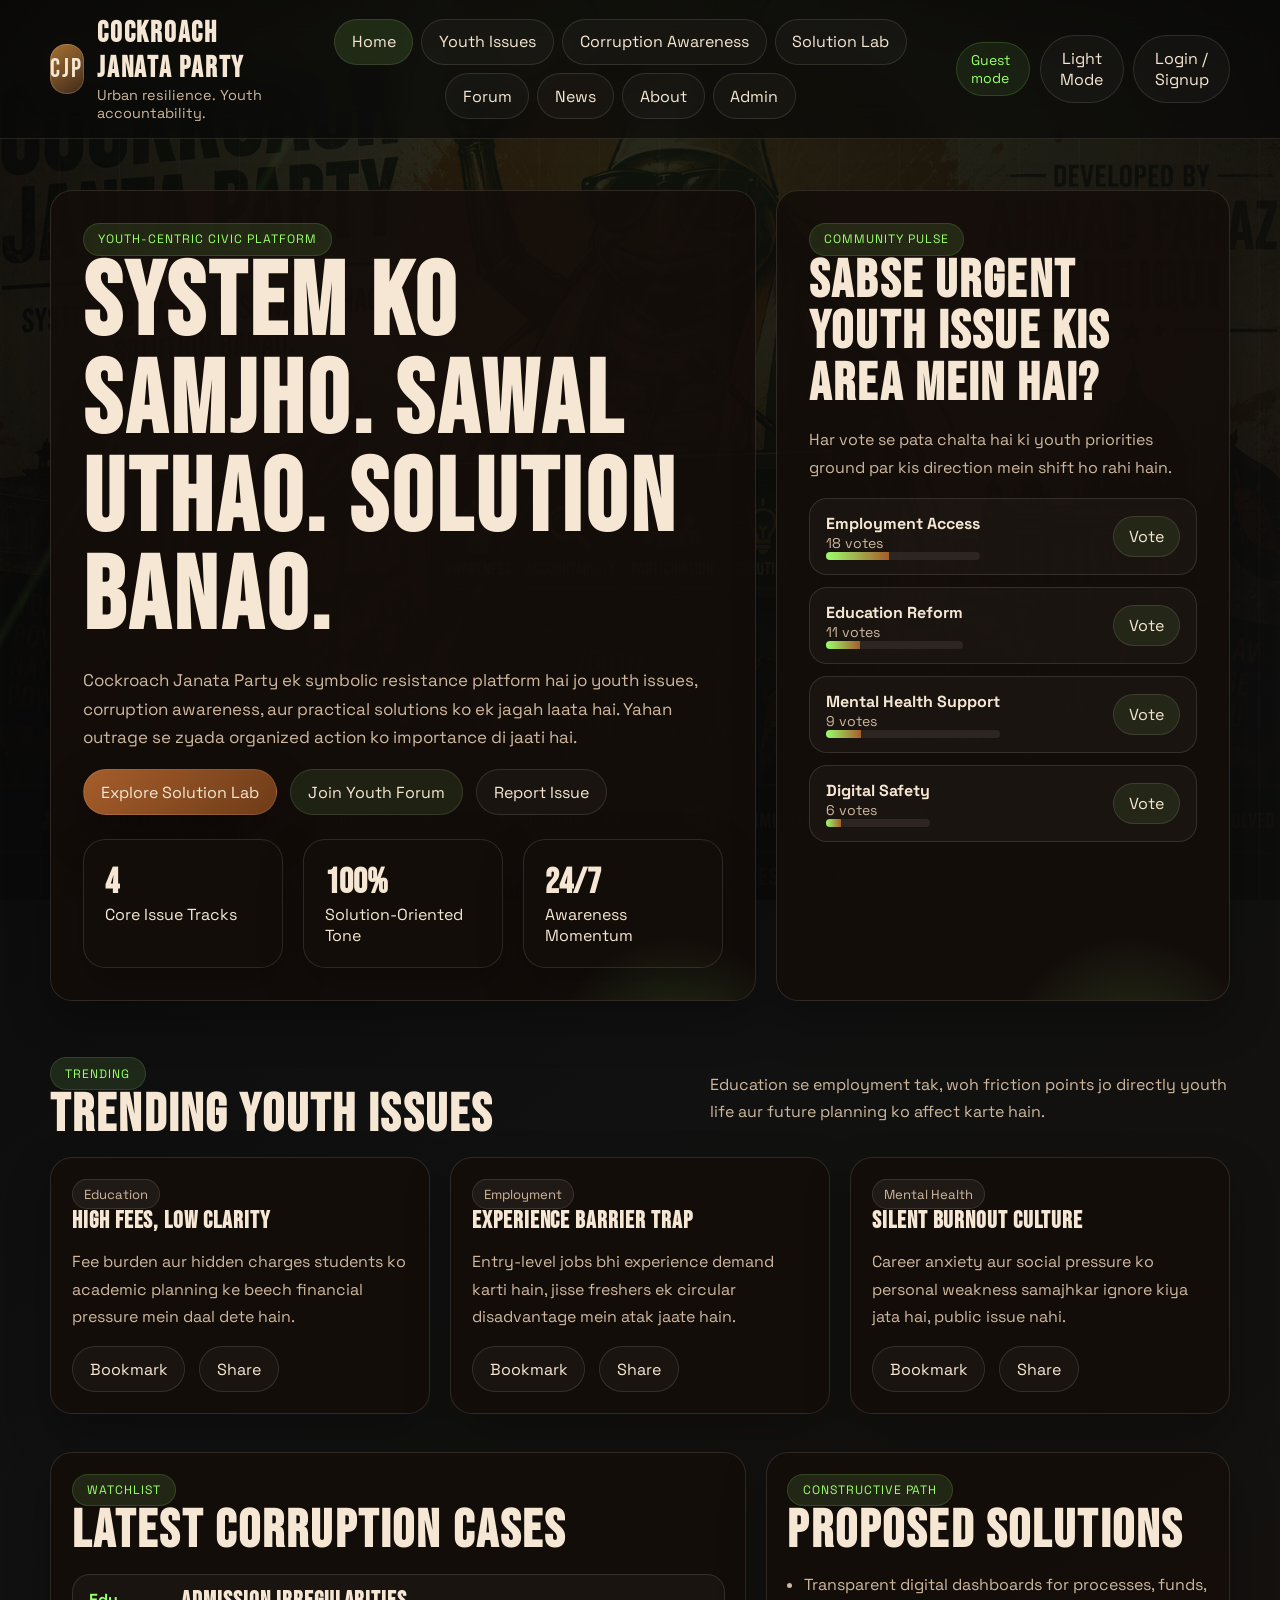
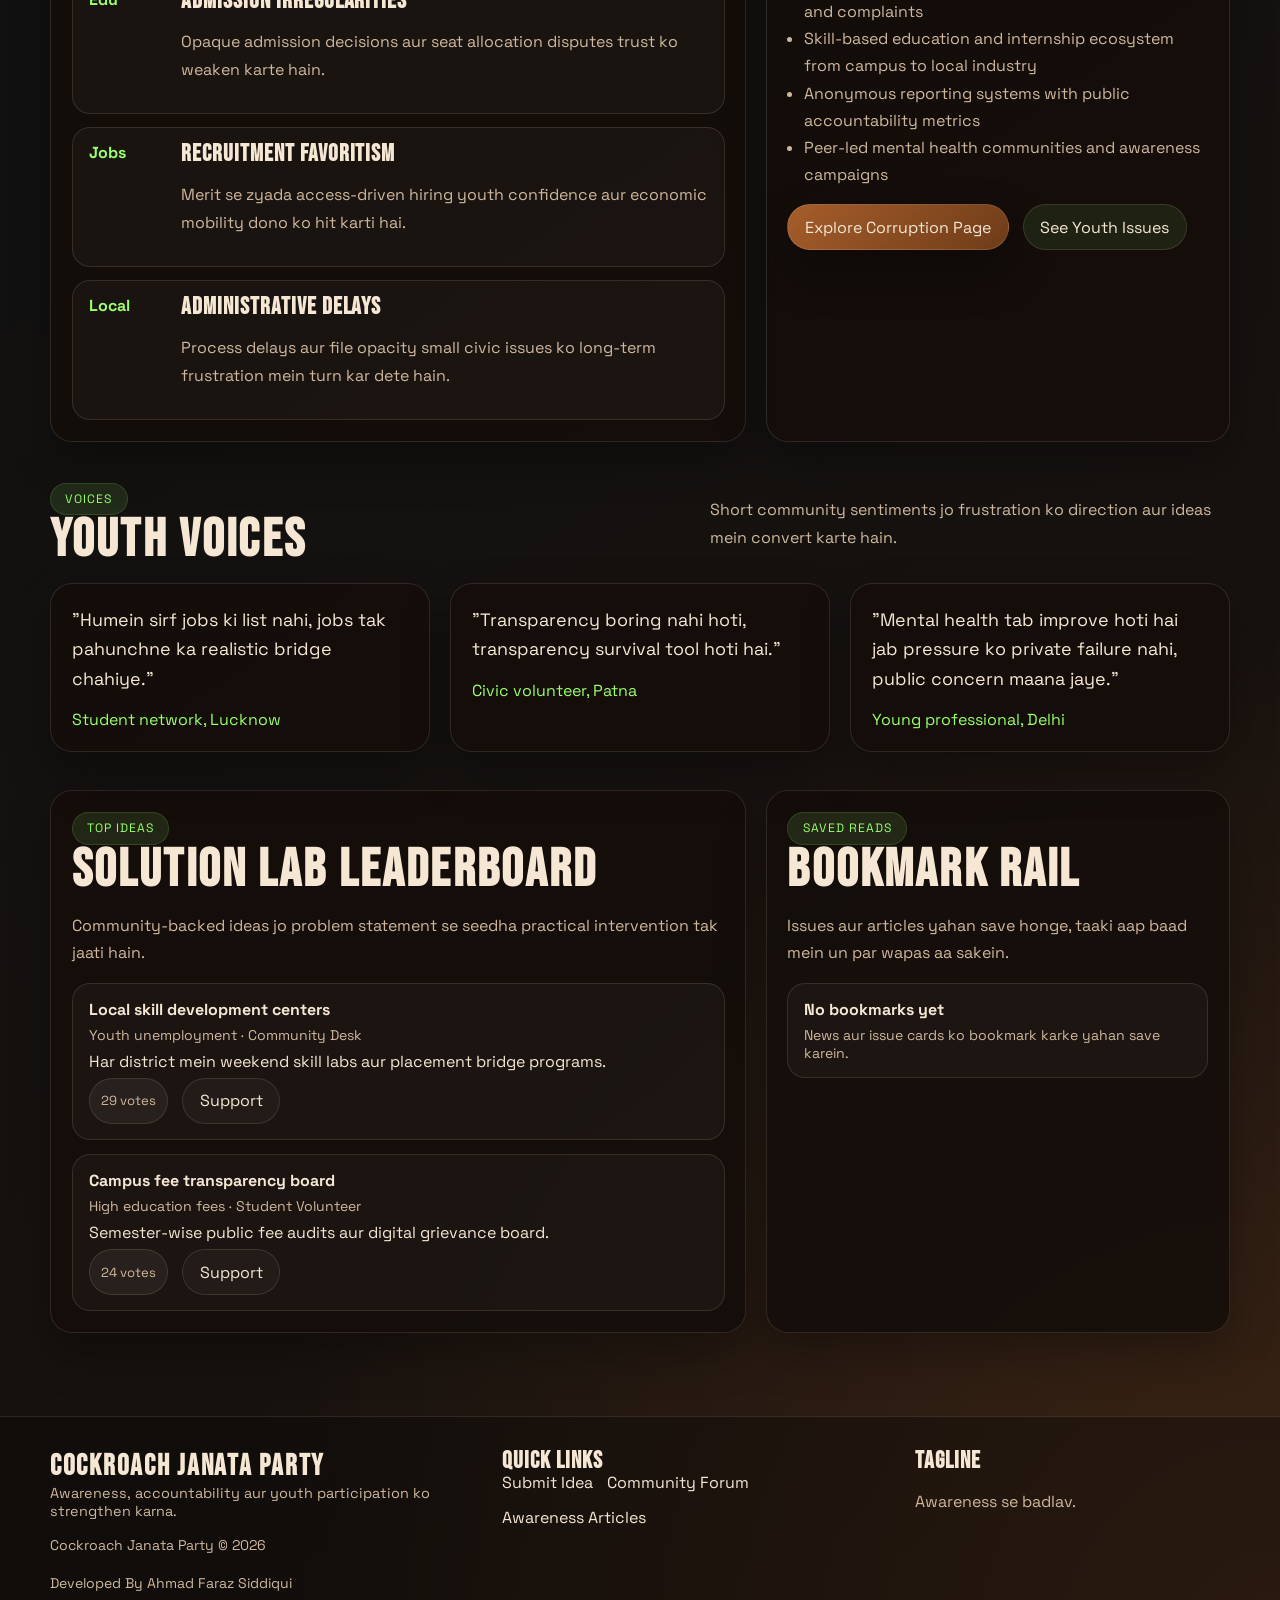
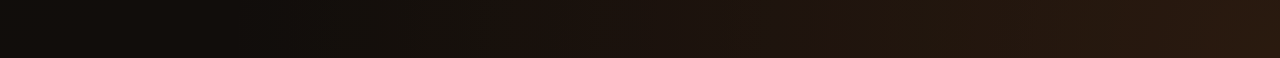
<file: index.html>
<!DOCTYPE html>
<html lang="en">
  <head>
    <meta charset="UTF-8" />
    <meta name="viewport" content="width=device-width, initial-scale=1.0" />
    <title>Cockroach Janata Party | Awareness Se Badlav</title>
    <meta
      name="description"
      content="Cockroach Janata Party is a youth-centric awareness platform on youth issues, corruption awareness, and practical civic solutions."
    />
    <meta
      name="keywords"
      content="Youth issues India, corruption awareness, youth employment solutions, education problems, student awareness platform"
    />
    <link rel="preconnect" href="https://fonts.googleapis.com" />
    <link rel="preconnect" href="https://fonts.gstatic.com" crossorigin />
    <link
      href="https://fonts.googleapis.com/css2?family=Bebas+Neue&family=Space+Grotesk:wght@400;500;700&display=swap"
      rel="stylesheet"
    />
    <link rel="stylesheet" href="styles.css" />
  </head>
  <body>
    <header class="site-header">
      <div class="container header-inner">
        <a class="brand" href="index.html">
          <div class="brand-badge">CJP</div>
          <div class="brand-copy">
            <strong>Cockroach Janata Party</strong>
            <span>Urban resilience. Youth accountability.</span>
          </div>
        </a>
        <div class="nav-wrap">
          <button class="menu-toggle" type="button" data-menu-toggle>Menu</button>
          <nav class="site-nav" data-site-nav>
            <a class="active" href="index.html">Home</a>
            <a href="youth-issues.html">Youth Issues</a>
            <a href="corruption-awareness.html">Corruption Awareness</a>
            <a href="solution-lab.html">Solution Lab</a>
            <a href="forum.html">Forum</a>
            <a href="news.html">News</a>
            <a href="about.html">About</a>
            <a href="admin.html">Admin</a>
          </nav>
        </div>
        <div class="header-actions">
          <span class="status-pill" data-user-state>Guest mode</span>
          <button class="theme-toggle" type="button" data-theme-toggle><span data-theme-label>Light Mode</span></button>
          <button class="auth-btn" type="button" data-open-auth data-auth-btn>Login / Signup</button>
        </div>
      </div>
    </header>

    <main>
      <div class="container">
        <section class="hero-grid">
          <div class="hero-panel hero-copy">
            <span class="eyebrow">Youth-Centric Civic Platform</span>
            <h1>System ko samjho. Sawal uthao. Solution banao.</h1>
            <p>
              Cockroach Janata Party ek symbolic resistance platform hai jo youth issues, corruption awareness,
              aur practical solutions ko ek jagah laata hai. Yahan outrage se zyada organized action ko importance
              di jaati hai.
            </p>
            <div class="hero-actions">
              <a class="primary-btn" href="solution-lab.html">Explore Solution Lab</a>
              <a class="secondary-btn" href="forum.html">Join Youth Forum</a>
              <button class="ghost-btn" type="button" data-open-report>Report Issue</button>
            </div>
            <div class="metrics-grid" style="margin-top: 1.5rem;">
              <div class="stat-card">
                <strong>4</strong>
                <span>Core Issue Tracks</span>
              </div>
              <div class="stat-card">
                <strong>100%</strong>
                <span>Solution-Oriented Tone</span>
              </div>
              <div class="stat-card">
                <strong>24/7</strong>
                <span>Awareness Momentum</span>
              </div>
            </div>
          </div>
          <aside class="hero-panel">
            <span class="eyebrow">Community Pulse</span>
            <h2 data-poll-question>Community Poll</h2>
            <p>Har vote se pata chalta hai ki youth priorities ground par kis direction mein shift ho rahi hain.</p>
            <div class="poll-options" data-poll-options></div>
            <div class="notice hidden" data-notice></div>
          </aside>
        </section>

        <section>
          <div class="section-head">
            <div>
              <span class="eyebrow">Trending</span>
              <h2>Trending Youth Issues</h2>
            </div>
            <p>Education se employment tak, woh friction points jo directly youth life aur future planning ko affect karte hain.</p>
          </div>
          <div class="cards-grid">
            <article class="issue-card">
              <span class="tag">Education</span>
              <h3>High Fees, Low Clarity</h3>
              <p>Fee burden aur hidden charges students ko academic planning ke beech financial pressure mein daal dete hain.</p>
              <div class="card-actions">
                <button
                  class="pill-btn"
                  type="button"
                  data-bookmark-id="home-education"
                  data-bookmark-title="High Fees, Low Clarity"
                  data-bookmark-summary="Education cost transparency aur grievance systems ki need."
                  data-bookmark-type="Issue"
                >
                  Bookmark
                </button>
                <button class="pill-btn" type="button" data-share-title="High Fees, Low Clarity" data-share-text="Education cost transparency aur grievance systems ki need.">Share</button>
              </div>
            </article>
            <article class="issue-card">
              <span class="tag">Employment</span>
              <h3>Experience Barrier Trap</h3>
              <p>Entry-level jobs bhi experience demand karti hain, jisse freshers ek circular disadvantage mein atak jaate hain.</p>
              <div class="card-actions">
                <button
                  class="pill-btn"
                  type="button"
                  data-bookmark-id="home-employment"
                  data-bookmark-title="Experience Barrier Trap"
                  data-bookmark-summary="Freshers ke liye internship pipelines aur startup support ki need."
                  data-bookmark-type="Issue"
                >
                  Bookmark
                </button>
                <button class="pill-btn" type="button" data-share-title="Experience Barrier Trap" data-share-text="Freshers ke liye internship pipelines aur startup support ki need.">Share</button>
              </div>
            </article>
            <article class="issue-card">
              <span class="tag">Mental Health</span>
              <h3>Silent Burnout Culture</h3>
              <p>Career anxiety aur social pressure ko personal weakness samajhkar ignore kiya jata hai, public issue nahi.</p>
              <div class="card-actions">
                <button
                  class="pill-btn"
                  type="button"
                  data-bookmark-id="home-mental"
                  data-bookmark-title="Silent Burnout Culture"
                  data-bookmark-summary="Peer support aur counseling awareness ko normalize karna."
                  data-bookmark-type="Issue"
                >
                  Bookmark
                </button>
                <button class="pill-btn" type="button" data-share-title="Silent Burnout Culture" data-share-text="Peer support aur counseling awareness ko normalize karna.">Share</button>
              </div>
            </article>
          </div>
        </section>

        <section class="split-banner">
          <div class="story-card">
            <div class="section-head">
              <div>
                <span class="eyebrow">Watchlist</span>
                <h2>Latest Corruption Cases</h2>
              </div>
            </div>
            <div class="info-list">
              <div class="info-row">
                <strong>Edu</strong>
                <div>
                  <h3>Admission Irregularities</h3>
                  <p>Opaque admission decisions aur seat allocation disputes trust ko weaken karte hain.</p>
                </div>
              </div>
              <div class="info-row">
                <strong>Jobs</strong>
                <div>
                  <h3>Recruitment Favoritism</h3>
                  <p>Merit se zyada access-driven hiring youth confidence aur economic mobility dono ko hit karti hai.</p>
                </div>
              </div>
              <div class="info-row">
                <strong>Local</strong>
                <div>
                  <h3>Administrative Delays</h3>
                  <p>Process delays aur file opacity small civic issues ko long-term frustration mein turn kar dete hain.</p>
                </div>
              </div>
            </div>
          </div>
          <div class="story-card">
            <span class="eyebrow">Constructive Path</span>
            <h2>Proposed Solutions</h2>
            <ul>
              <li>Transparent digital dashboards for processes, funds, and complaints</li>
              <li>Skill-based education and internship ecosystem from campus to local industry</li>
              <li>Anonymous reporting systems with public accountability metrics</li>
              <li>Peer-led mental health communities and awareness campaigns</li>
            </ul>
            <div class="card-actions" style="margin-top: 1rem;">
              <a class="primary-btn" href="corruption-awareness.html">Explore Corruption Page</a>
              <a class="secondary-btn" href="youth-issues.html">See Youth Issues</a>
            </div>
          </div>
        </section>

        <section>
          <div class="section-head">
            <div>
              <span class="eyebrow">Voices</span>
              <h2>Youth Voices</h2>
            </div>
            <p>Short community sentiments jo frustration ko direction aur ideas mein convert karte hain.</p>
          </div>
          <div class="cards-grid">
            <article class="voice-card">
              <blockquote>"Humein sirf jobs ki list nahi, jobs tak pahunchne ka realistic bridge chahiye."</blockquote>
              <cite>Student network, Lucknow</cite>
            </article>
            <article class="voice-card">
              <blockquote>"Transparency boring nahi hoti, transparency survival tool hoti hai."</blockquote>
              <cite>Civic volunteer, Patna</cite>
            </article>
            <article class="voice-card">
              <blockquote>"Mental health tab improve hoti hai jab pressure ko private failure nahi, public concern maana jaye."</blockquote>
              <cite>Young professional, Delhi</cite>
            </article>
          </div>
        </section>

        <section class="split-banner">
          <div class="leaderboard-card form-card">
            <span class="eyebrow">Top Ideas</span>
            <h2>Solution Lab Leaderboard</h2>
            <p>Community-backed ideas jo problem statement se seedha practical intervention tak jaati hain.</p>
            <div class="feed-list" data-idea-list></div>
          </div>
          <div class="leaderboard-card">
            <span class="eyebrow">Saved Reads</span>
            <h2>Bookmark Rail</h2>
            <p>Issues aur articles yahan save honge, taaki aap baad mein un par wapas aa sakein.</p>
            <div class="bookmark-rail" data-bookmark-list></div>
          </div>
        </section>
      </div>
    </main>

    <footer class="footer">
      <div class="container footer-grid">
        <div>
          <div class="brand-copy">
            <strong>Cockroach Janata Party</strong>
            <span>Awareness, accountability aur youth participation ko strengthen karna.</span>
          </div>
          <p class="tiny">Cockroach Janata Party © 2026</p>
          <p class="tiny">Developed By Ahmad Faraz Siddiqui</p>
        </div>
        <div>
          <h3>Quick Links</h3>
          <div class="footer-links">
            <a href="solution-lab.html">Submit Idea</a>
            <a href="forum.html">Community Forum</a>
            <a href="news.html">Awareness Articles</a>
          </div>
        </div>
        <div>
          <h3>Tagline</h3>
          <p>Awareness se badlav.</p>
        </div>
      </div>
    </footer>

    <div class="modal" data-auth-modal>
      <div class="modal-card">
        <div class="modal-head">
          <div>
            <span class="eyebrow">Join CJP</span>
            <h3>Login / Signup</h3>
          </div>
          <button class="close-btn" type="button" data-close-modal>×</button>
        </div>
        <form data-auth-form>
          <label>
            <span>Name</span>
            <input type="text" name="name" placeholder="Your name" required />
          </label>
          <label>
            <span>Email</span>
            <input type="email" name="email" placeholder="you@example.com" required />
          </label>
          <button class="primary-btn" type="submit">Continue</button>
        </form>
      </div>
    </div>

    <div class="modal" data-report-modal>
      <div class="modal-card">
        <div class="modal-head">
          <div>
            <span class="eyebrow">Report</span>
            <h3>Report an Issue</h3>
          </div>
          <button class="close-btn" type="button" data-close-modal>×</button>
        </div>
        <form data-report-form>
          <label>
            <span>Issue title</span>
            <input type="text" name="title" placeholder="Short issue heading" required />
          </label>
          <label>
            <span>Area</span>
            <select name="area" required>
              <option value="Education">Education</option>
              <option value="Employment">Employment</option>
              <option value="Mental Health">Mental Health</option>
              <option value="Governance">Governance</option>
            </select>
          </label>
          <label>
            <span>Detail</span>
            <textarea name="detail" placeholder="What needs attention?" required></textarea>
          </label>
          <button class="primary-btn" type="submit">Submit Report</button>
        </form>
      </div>
    </div>

    <script src="script.js"></script>
  </body>
</html>
</file>
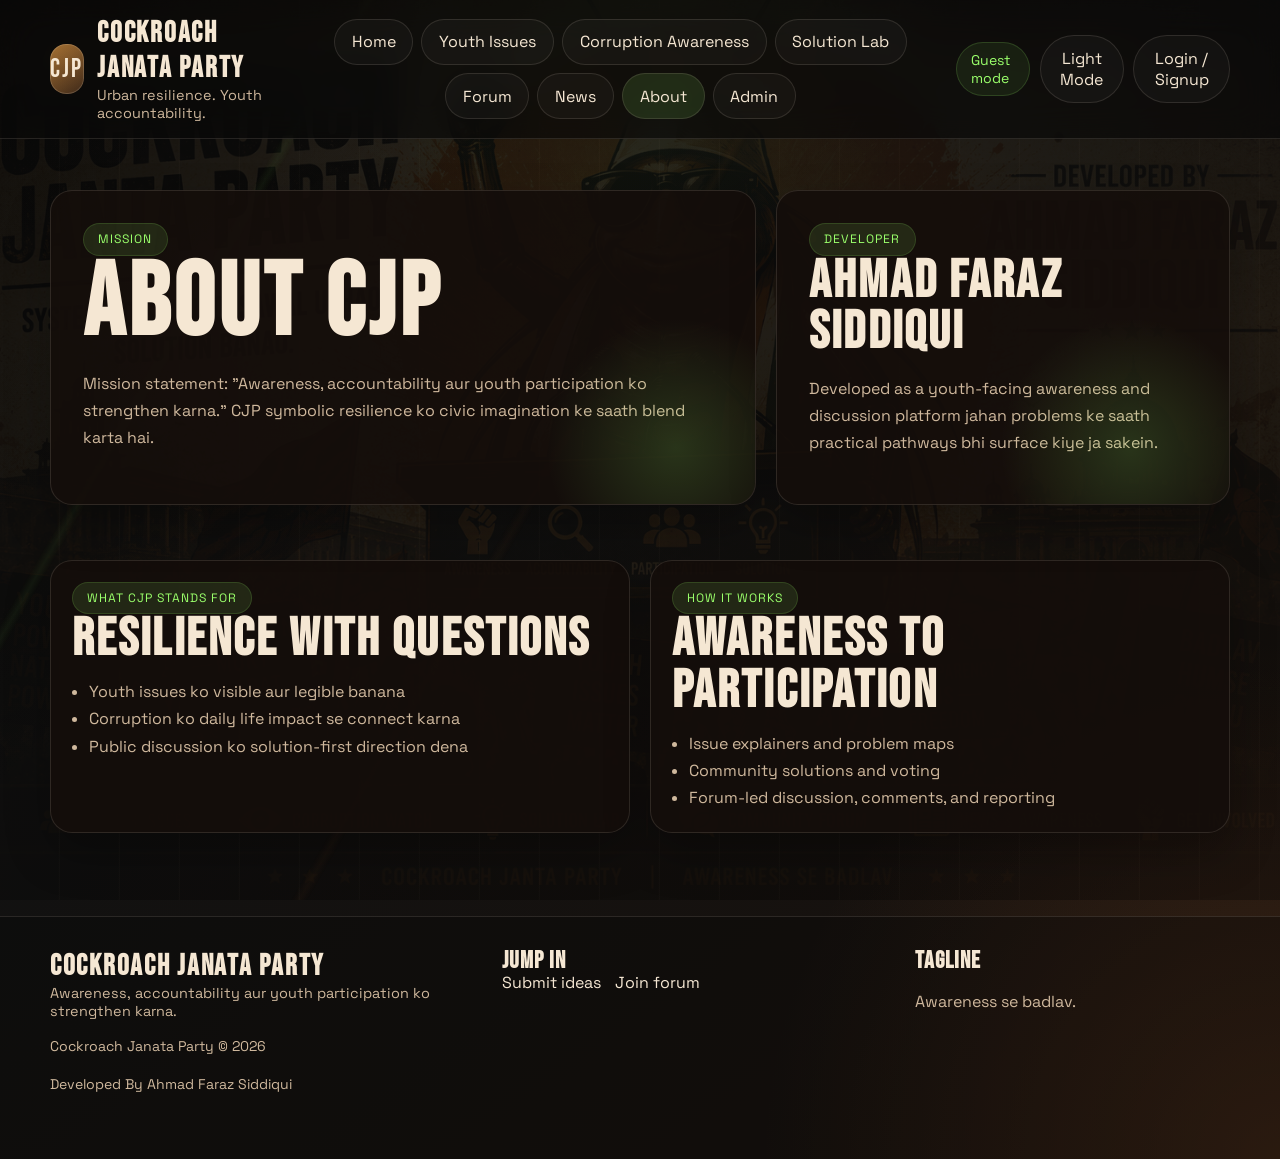
<file: about.html>
<!DOCTYPE html>
<html lang="en">
  <head>
    <meta charset="UTF-8" />
    <meta name="viewport" content="width=device-width, initial-scale=1.0" />
    <title>About | Cockroach Janata Party</title>
    <meta name="description" content="Learn the mission behind Cockroach Janata Party and its youth-focused civic awareness vision." />
    <link rel="preconnect" href="https://fonts.googleapis.com" />
    <link rel="preconnect" href="https://fonts.gstatic.com" crossorigin />
    <link href="https://fonts.googleapis.com/css2?family=Bebas+Neue&family=Space+Grotesk:wght@400;500;700&display=swap" rel="stylesheet" />
    <link rel="stylesheet" href="styles.css" />
  </head>
  <body>
    <header class="site-header">
      <div class="container header-inner">
        <a class="brand" href="index.html">
          <div class="brand-badge">CJP</div>
          <div class="brand-copy">
            <strong>Cockroach Janata Party</strong>
            <span>Urban resilience. Youth accountability.</span>
          </div>
        </a>
        <div class="nav-wrap">
          <button class="menu-toggle" type="button" data-menu-toggle>Menu</button>
          <nav class="site-nav" data-site-nav>
            <a href="index.html">Home</a>
            <a href="youth-issues.html">Youth Issues</a>
            <a href="corruption-awareness.html">Corruption Awareness</a>
            <a href="solution-lab.html">Solution Lab</a>
            <a href="forum.html">Forum</a>
            <a href="news.html">News</a>
            <a class="active" href="about.html">About</a>
            <a href="admin.html">Admin</a>
          </nav>
        </div>
        <div class="header-actions">
          <span class="status-pill" data-user-state>Guest mode</span>
          <button class="theme-toggle" type="button" data-theme-toggle><span data-theme-label>Light Mode</span></button>
          <button class="auth-btn" type="button" data-open-auth data-auth-btn>Login / Signup</button>
        </div>
      </div>
    </header>

    <main>
      <div class="container">
        <section class="hero-grid">
          <div class="hero-panel">
            <span class="eyebrow">Mission</span>
            <h1>About CJP</h1>
            <p>Mission statement: "Awareness, accountability aur youth participation ko strengthen karna." CJP symbolic resilience ko civic imagination ke saath blend karta hai.</p>
          </div>
          <div class="hero-panel">
            <span class="eyebrow">Developer</span>
            <h2>Ahmad Faraz Siddiqui</h2>
            <p>Developed as a youth-facing awareness and discussion platform jahan problems ke saath practical pathways bhi surface kiye ja sakein.</p>
          </div>
        </section>

        <section class="cards-grid two-up">
          <article class="about-card">
            <span class="eyebrow">What CJP Stands For</span>
            <h2>Resilience With Questions</h2>
            <ul>
              <li>Youth issues ko visible aur legible banana</li>
              <li>Corruption ko daily life impact se connect karna</li>
              <li>Public discussion ko solution-first direction dena</li>
            </ul>
          </article>
          <article class="about-card">
            <span class="eyebrow">How It Works</span>
            <h2>Awareness To Participation</h2>
            <ul>
              <li>Issue explainers and problem maps</li>
              <li>Community solutions and voting</li>
              <li>Forum-led discussion, comments, and reporting</li>
            </ul>
          </article>
        </section>
      </div>
    </main>

    <footer class="footer">
      <div class="container footer-grid">
        <div>
          <div class="brand-copy">
            <strong>Cockroach Janata Party</strong>
            <span>Awareness, accountability aur youth participation ko strengthen karna.</span>
          </div>
          <p class="tiny">Cockroach Janata Party © 2026</p>
          <p class="tiny">Developed By Ahmad Faraz Siddiqui</p>
        </div>
        <div>
          <h3>Jump In</h3>
          <div class="footer-links">
            <a href="solution-lab.html">Submit ideas</a>
            <a href="forum.html">Join forum</a>
          </div>
        </div>
        <div>
          <h3>Tagline</h3>
          <p>Awareness se badlav.</p>
        </div>
      </div>
    </footer>

    <div class="modal" data-auth-modal>
      <div class="modal-card">
        <div class="modal-head">
          <div><span class="eyebrow">Join CJP</span><h3>Login / Signup</h3></div>
          <button class="close-btn" type="button" data-close-modal>×</button>
        </div>
        <form data-auth-form>
          <label><span>Name</span><input type="text" name="name" required /></label>
          <label><span>Email</span><input type="email" name="email" required /></label>
          <button class="primary-btn" type="submit">Continue</button>
        </form>
      </div>
    </div>

    <div class="modal" data-report-modal>
      <div class="modal-card">
        <div class="modal-head">
          <div><span class="eyebrow">Report</span><h3>Report an Issue</h3></div>
          <button class="close-btn" type="button" data-close-modal>×</button>
        </div>
        <form data-report-form>
          <label><span>Issue title</span><input type="text" name="title" required /></label>
          <label><span>Area</span><select name="area"><option>Education</option><option>Employment</option><option>Mental Health</option><option>Governance</option></select></label>
          <label><span>Detail</span><textarea name="detail" required></textarea></label>
          <button class="primary-btn" type="submit">Submit Report</button>
        </form>
      </div>
    </div>

    <script src="script.js"></script>
  </body>
</html>
</file>
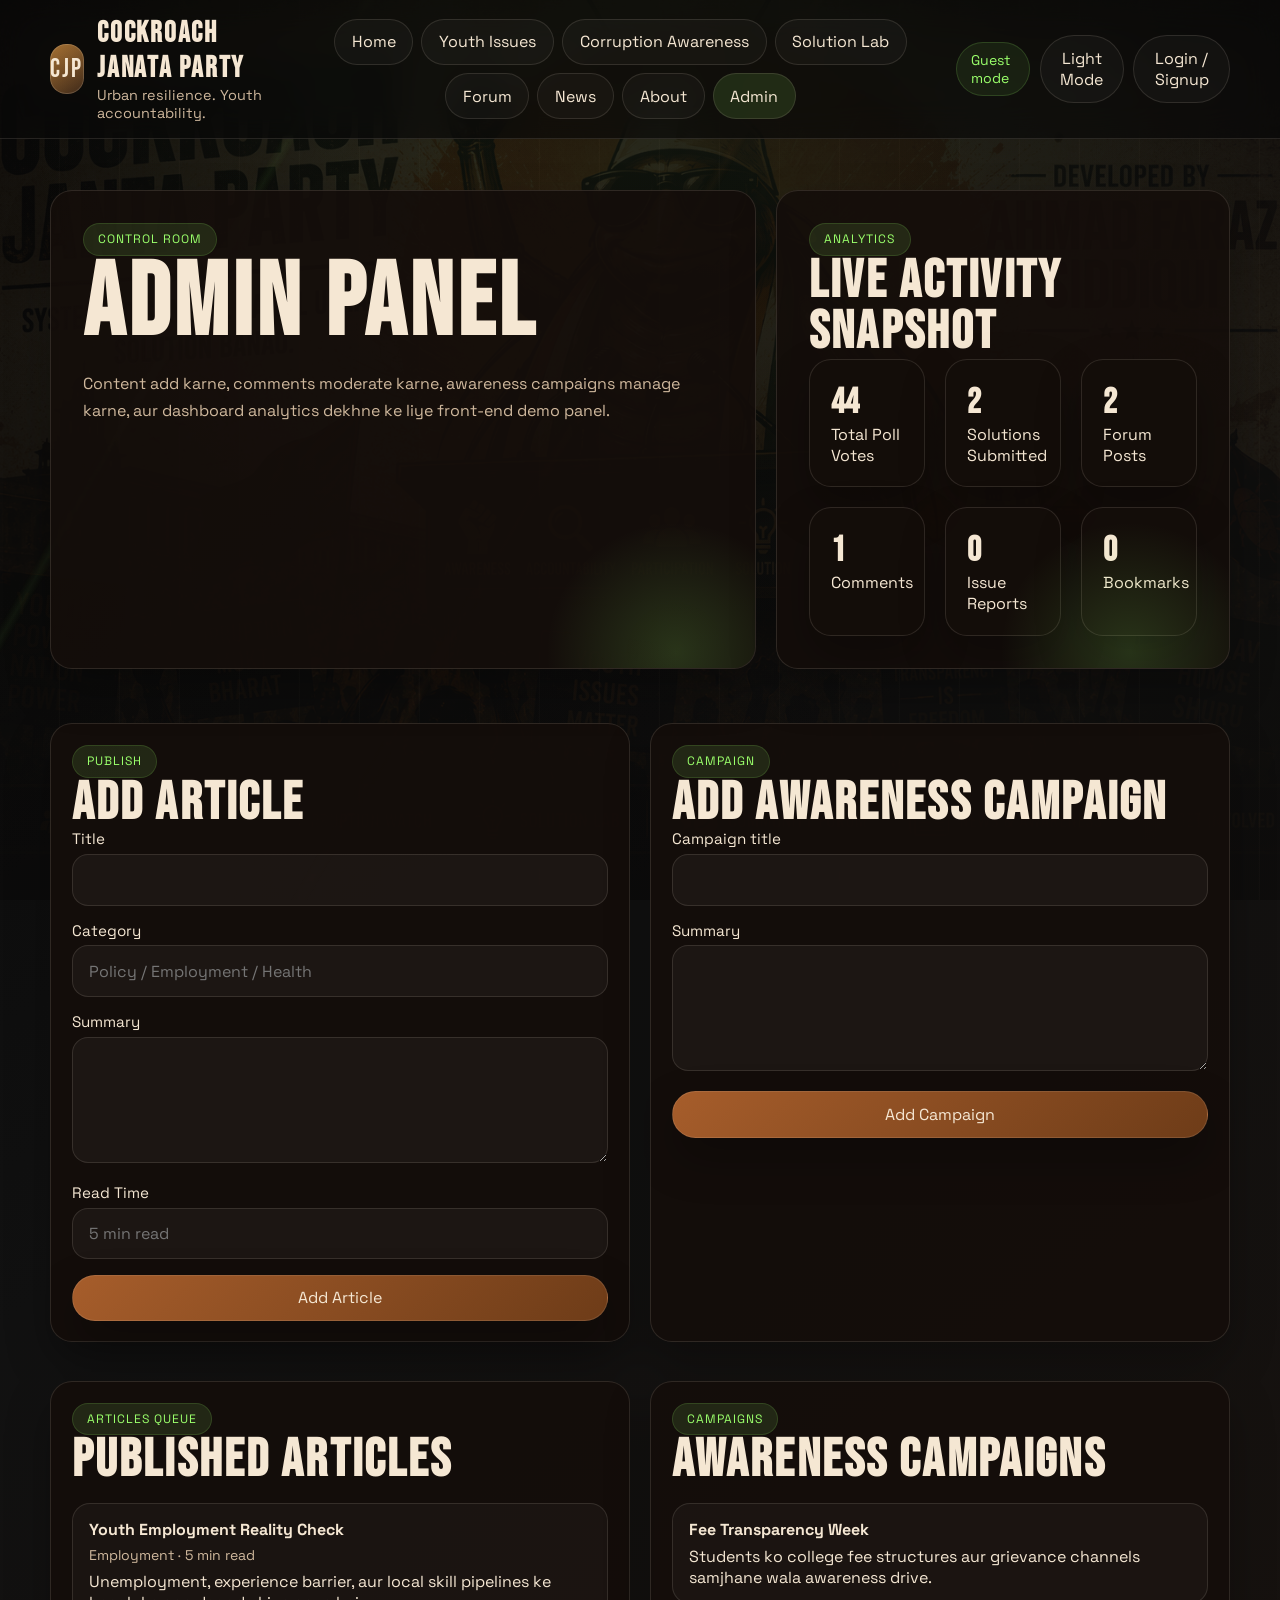
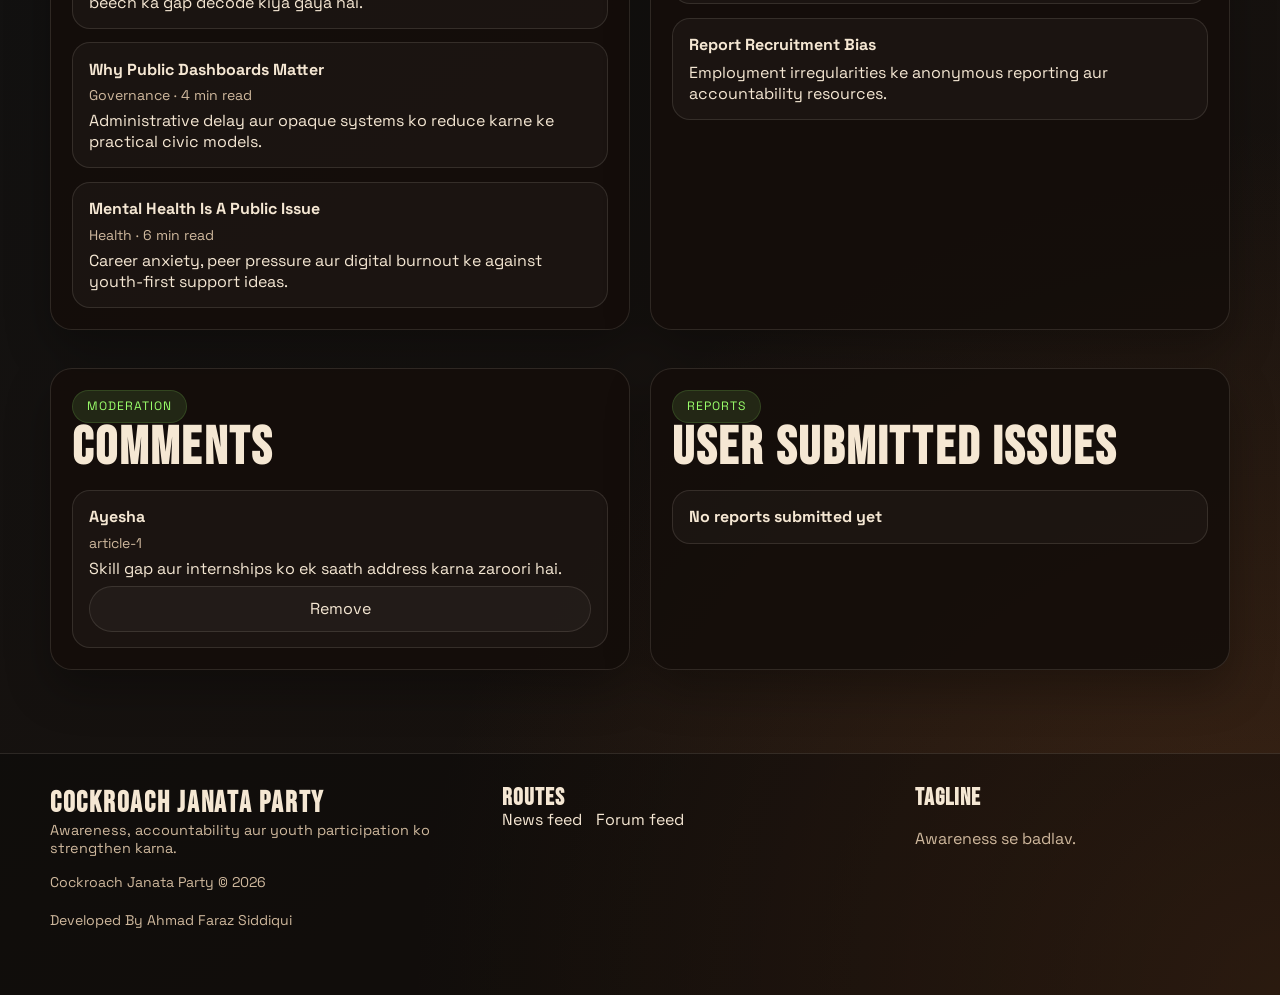
<file: admin.html>
<!DOCTYPE html>
<html lang="en">
  <head>
    <meta charset="UTF-8" />
    <meta name="viewport" content="width=device-width, initial-scale=1.0" />
    <title>Admin Panel | Cockroach Janata Party</title>
    <meta name="description" content="Admin dashboard for articles, campaigns, comment moderation, poll activity, and user engagement analytics." />
    <link rel="preconnect" href="https://fonts.googleapis.com" />
    <link rel="preconnect" href="https://fonts.gstatic.com" crossorigin />
    <link href="https://fonts.googleapis.com/css2?family=Bebas+Neue&family=Space+Grotesk:wght@400;500;700&display=swap" rel="stylesheet" />
    <link rel="stylesheet" href="styles.css" />
  </head>
  <body>
    <header class="site-header">
      <div class="container header-inner">
        <a class="brand" href="index.html">
          <div class="brand-badge">CJP</div>
          <div class="brand-copy">
            <strong>Cockroach Janata Party</strong>
            <span>Urban resilience. Youth accountability.</span>
          </div>
        </a>
        <div class="nav-wrap">
          <button class="menu-toggle" type="button" data-menu-toggle>Menu</button>
          <nav class="site-nav" data-site-nav>
            <a href="index.html">Home</a>
            <a href="youth-issues.html">Youth Issues</a>
            <a href="corruption-awareness.html">Corruption Awareness</a>
            <a href="solution-lab.html">Solution Lab</a>
            <a href="forum.html">Forum</a>
            <a href="news.html">News</a>
            <a href="about.html">About</a>
            <a class="active" href="admin.html">Admin</a>
          </nav>
        </div>
        <div class="header-actions">
          <span class="status-pill" data-user-state>Guest mode</span>
          <button class="theme-toggle" type="button" data-theme-toggle><span data-theme-label>Light Mode</span></button>
          <button class="auth-btn" type="button" data-open-auth data-auth-btn>Login / Signup</button>
        </div>
      </div>
    </header>

    <main>
      <div class="container">
        <section class="hero-grid">
          <div class="hero-panel">
            <span class="eyebrow">Control Room</span>
            <h1>Admin Panel</h1>
            <p>Content add karne, comments moderate karne, awareness campaigns manage karne, aur dashboard analytics dekhne ke liye front-end demo panel.</p>
          </div>
          <div class="hero-panel">
            <span class="eyebrow">Analytics</span>
            <h2>Live Activity Snapshot</h2>
            <div class="metrics-grid" data-analytics></div>
          </div>
        </section>

        <section class="admin-grid">
          <article class="admin-card">
            <span class="eyebrow">Publish</span>
            <h2>Add Article</h2>
            <form data-article-form>
              <label><span>Title</span><input type="text" name="title" required /></label>
              <label><span>Category</span><input type="text" name="category" placeholder="Policy / Employment / Health" required /></label>
              <label><span>Summary</span><textarea name="summary" required></textarea></label>
              <label><span>Read Time</span><input type="text" name="readTime" placeholder="5 min read" /></label>
              <button class="primary-btn" type="submit">Add Article</button>
            </form>
            <div class="notice hidden" data-notice></div>
          </article>

          <article class="admin-card">
            <span class="eyebrow">Campaign</span>
            <h2>Add Awareness Campaign</h2>
            <form data-campaign-form>
              <label><span>Campaign title</span><input type="text" name="title" required /></label>
              <label><span>Summary</span><textarea name="summary" required></textarea></label>
              <button class="primary-btn" type="submit">Add Campaign</button>
            </form>
            <div class="notice hidden" data-notice></div>
          </article>
        </section>

        <section class="admin-grid">
          <article class="admin-card">
            <span class="eyebrow">Articles Queue</span>
            <h2>Published Articles</h2>
            <div class="feed-list" data-admin-articles></div>
          </article>
          <article class="admin-card">
            <span class="eyebrow">Campaigns</span>
            <h2>Awareness Campaigns</h2>
            <div class="feed-list" data-admin-campaigns></div>
          </article>
        </section>

        <section class="admin-grid">
          <article class="admin-card">
            <span class="eyebrow">Moderation</span>
            <h2>Comments</h2>
            <div class="feed-list" data-admin-comments></div>
          </article>
          <article class="admin-card">
            <span class="eyebrow">Reports</span>
            <h2>User Submitted Issues</h2>
            <div class="feed-list" data-admin-reports></div>
          </article>
        </section>
      </div>
    </main>

    <footer class="footer">
      <div class="container footer-grid">
        <div>
          <div class="brand-copy">
            <strong>Cockroach Janata Party</strong>
            <span>Awareness, accountability aur youth participation ko strengthen karna.</span>
          </div>
          <p class="tiny">Cockroach Janata Party © 2026</p>
          <p class="tiny">Developed By Ahmad Faraz Siddiqui</p>
        </div>
        <div>
          <h3>Routes</h3>
          <div class="footer-links">
            <a href="news.html">News feed</a>
            <a href="forum.html">Forum feed</a>
          </div>
        </div>
        <div>
          <h3>Tagline</h3>
          <p>Awareness se badlav.</p>
        </div>
      </div>
    </footer>

    <div class="modal" data-auth-modal>
      <div class="modal-card">
        <div class="modal-head">
          <div><span class="eyebrow">Join CJP</span><h3>Login / Signup</h3></div>
          <button class="close-btn" type="button" data-close-modal>×</button>
        </div>
        <form data-auth-form>
          <label><span>Name</span><input type="text" name="name" required /></label>
          <label><span>Email</span><input type="email" name="email" required /></label>
          <button class="primary-btn" type="submit">Continue</button>
        </form>
      </div>
    </div>

    <div class="modal" data-report-modal>
      <div class="modal-card">
        <div class="modal-head">
          <div><span class="eyebrow">Report</span><h3>Report an Issue</h3></div>
          <button class="close-btn" type="button" data-close-modal>×</button>
        </div>
        <form data-report-form>
          <label><span>Issue title</span><input type="text" name="title" required /></label>
          <label><span>Area</span><select name="area"><option>Education</option><option>Employment</option><option>Mental Health</option><option>Governance</option></select></label>
          <label><span>Detail</span><textarea name="detail" required></textarea></label>
          <button class="primary-btn" type="submit">Submit Report</button>
        </form>
      </div>
    </div>

    <script src="script.js"></script>
  </body>
</html>
</file>
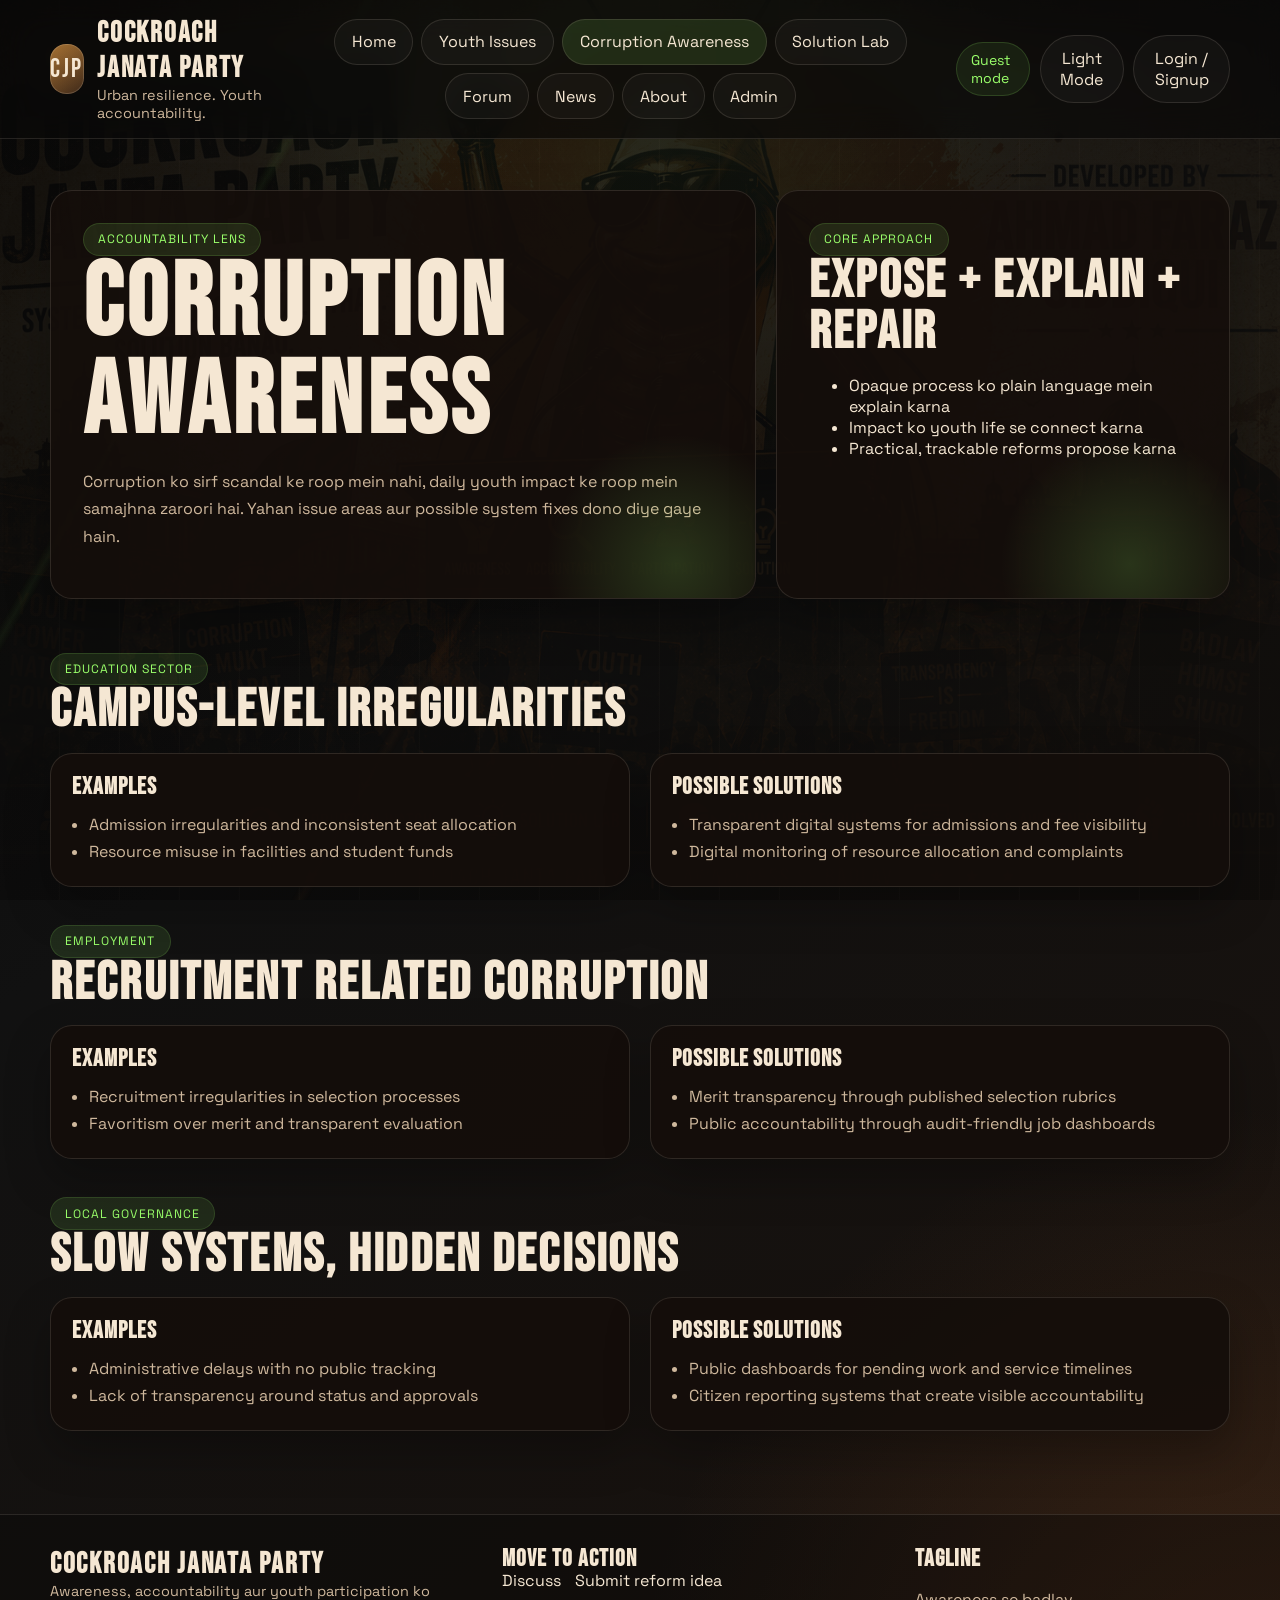
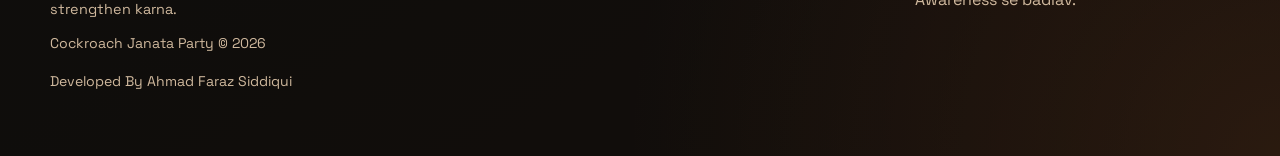
<file: corruption-awareness.html>
<!DOCTYPE html>
<html lang="en">
  <head>
    <meta charset="UTF-8" />
    <meta name="viewport" content="width=device-width, initial-scale=1.0" />
    <title>Corruption Awareness | Cockroach Janata Party</title>
    <meta name="description" content="Understand education, employment, and local governance corruption issues with practical transparency solutions." />
    <link rel="preconnect" href="https://fonts.googleapis.com" />
    <link rel="preconnect" href="https://fonts.gstatic.com" crossorigin />
    <link href="https://fonts.googleapis.com/css2?family=Bebas+Neue&family=Space+Grotesk:wght@400;500;700&display=swap" rel="stylesheet" />
    <link rel="stylesheet" href="styles.css" />
  </head>
  <body>
    <header class="site-header">
      <div class="container header-inner">
        <a class="brand" href="index.html">
          <div class="brand-badge">CJP</div>
          <div class="brand-copy">
            <strong>Cockroach Janata Party</strong>
            <span>Urban resilience. Youth accountability.</span>
          </div>
        </a>
        <div class="nav-wrap">
          <button class="menu-toggle" type="button" data-menu-toggle>Menu</button>
          <nav class="site-nav" data-site-nav>
            <a href="index.html">Home</a>
            <a href="youth-issues.html">Youth Issues</a>
            <a class="active" href="corruption-awareness.html">Corruption Awareness</a>
            <a href="solution-lab.html">Solution Lab</a>
            <a href="forum.html">Forum</a>
            <a href="news.html">News</a>
            <a href="about.html">About</a>
            <a href="admin.html">Admin</a>
          </nav>
        </div>
        <div class="header-actions">
          <span class="status-pill" data-user-state>Guest mode</span>
          <button class="theme-toggle" type="button" data-theme-toggle><span data-theme-label>Light Mode</span></button>
          <button class="auth-btn" type="button" data-open-auth data-auth-btn>Login / Signup</button>
        </div>
      </div>
    </header>

    <main>
      <div class="container">
        <section class="hero-grid">
          <div class="hero-panel">
            <span class="eyebrow">Accountability Lens</span>
            <h1>Corruption Awareness</h1>
            <p>Corruption ko sirf scandal ke roop mein nahi, daily youth impact ke roop mein samajhna zaroori hai. Yahan issue areas aur possible system fixes dono diye gaye hain.</p>
          </div>
          <div class="hero-panel">
            <span class="eyebrow">Core Approach</span>
            <h2>Expose + Explain + Repair</h2>
            <ul>
              <li>Opaque process ko plain language mein explain karna</li>
              <li>Impact ko youth life se connect karna</li>
              <li>Practical, trackable reforms propose karna</li>
            </ul>
          </div>
        </section>

        <section>
          <div class="section-head">
            <div>
              <span class="eyebrow">Education Sector</span>
              <h2>Campus-Level Irregularities</h2>
            </div>
          </div>
          <div class="cards-grid two-up">
            <article class="story-card">
              <h3>Examples</h3>
              <ul>
                <li>Admission irregularities and inconsistent seat allocation</li>
                <li>Resource misuse in facilities and student funds</li>
              </ul>
            </article>
            <article class="story-card">
              <h3>Possible Solutions</h3>
              <ul>
                <li>Transparent digital systems for admissions and fee visibility</li>
                <li>Digital monitoring of resource allocation and complaints</li>
              </ul>
            </article>
          </div>
        </section>

        <section>
          <div class="section-head">
            <div>
              <span class="eyebrow">Employment</span>
              <h2>Recruitment Related Corruption</h2>
            </div>
          </div>
          <div class="cards-grid two-up">
            <article class="story-card">
              <h3>Examples</h3>
              <ul>
                <li>Recruitment irregularities in selection processes</li>
                <li>Favoritism over merit and transparent evaluation</li>
              </ul>
            </article>
            <article class="story-card">
              <h3>Possible Solutions</h3>
              <ul>
                <li>Merit transparency through published selection rubrics</li>
                <li>Public accountability through audit-friendly job dashboards</li>
              </ul>
            </article>
          </div>
        </section>

        <section>
          <div class="section-head">
            <div>
              <span class="eyebrow">Local Governance</span>
              <h2>Slow Systems, Hidden Decisions</h2>
            </div>
          </div>
          <div class="cards-grid two-up">
            <article class="story-card">
              <h3>Examples</h3>
              <ul>
                <li>Administrative delays with no public tracking</li>
                <li>Lack of transparency around status and approvals</li>
              </ul>
            </article>
            <article class="story-card">
              <h3>Possible Solutions</h3>
              <ul>
                <li>Public dashboards for pending work and service timelines</li>
                <li>Citizen reporting systems that create visible accountability</li>
              </ul>
            </article>
          </div>
        </section>
      </div>
    </main>

    <footer class="footer">
      <div class="container footer-grid">
        <div>
          <div class="brand-copy">
            <strong>Cockroach Janata Party</strong>
            <span>Awareness, accountability aur youth participation ko strengthen karna.</span>
          </div>
          <p class="tiny">Cockroach Janata Party © 2026</p>
          <p class="tiny">Developed By Ahmad Faraz Siddiqui</p>
        </div>
        <div>
          <h3>Move To Action</h3>
          <div class="footer-links">
            <a href="forum.html">Discuss</a>
            <a href="solution-lab.html">Submit reform idea</a>
          </div>
        </div>
        <div>
          <h3>Tagline</h3>
          <p>Awareness se badlav.</p>
        </div>
      </div>
    </footer>

    <div class="modal" data-auth-modal>
      <div class="modal-card">
        <div class="modal-head">
          <div><span class="eyebrow">Join CJP</span><h3>Login / Signup</h3></div>
          <button class="close-btn" type="button" data-close-modal>×</button>
        </div>
        <form data-auth-form>
          <label><span>Name</span><input type="text" name="name" required /></label>
          <label><span>Email</span><input type="email" name="email" required /></label>
          <button class="primary-btn" type="submit">Continue</button>
        </form>
      </div>
    </div>

    <div class="modal" data-report-modal>
      <div class="modal-card">
        <div class="modal-head">
          <div><span class="eyebrow">Report</span><h3>Report an Issue</h3></div>
          <button class="close-btn" type="button" data-close-modal>×</button>
        </div>
        <form data-report-form>
          <label><span>Issue title</span><input type="text" name="title" required /></label>
          <label><span>Area</span><select name="area"><option>Education</option><option>Employment</option><option>Mental Health</option><option>Governance</option></select></label>
          <label><span>Detail</span><textarea name="detail" required></textarea></label>
          <button class="primary-btn" type="submit">Submit Report</button>
        </form>
      </div>
    </div>

    <script src="script.js"></script>
  </body>
</html>
</file>
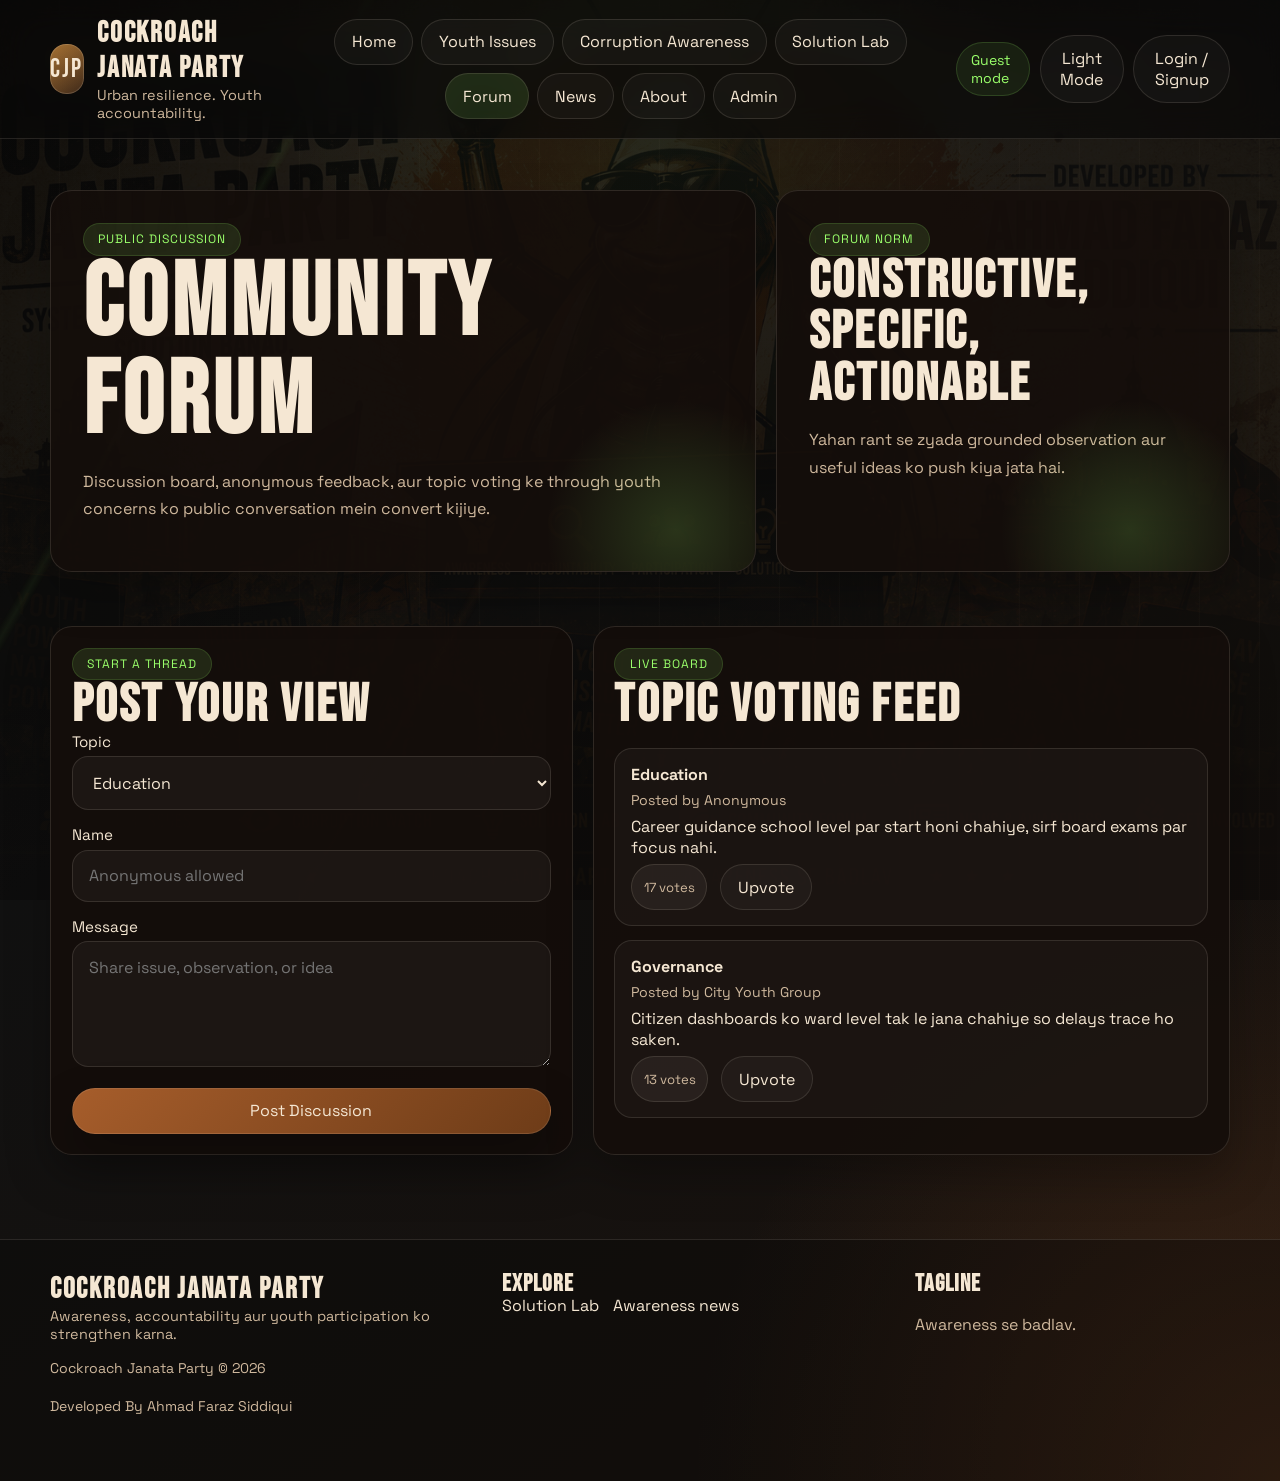
<file: forum.html>
<!DOCTYPE html>
<html lang="en">
  <head>
    <meta charset="UTF-8" />
    <meta name="viewport" content="width=device-width, initial-scale=1.0" />
    <title>Community Forum | Cockroach Janata Party</title>
    <meta name="description" content="Discussion board for youth issues, anonymous feedback, and topic voting on civic priorities." />
    <link rel="preconnect" href="https://fonts.googleapis.com" />
    <link rel="preconnect" href="https://fonts.gstatic.com" crossorigin />
    <link href="https://fonts.googleapis.com/css2?family=Bebas+Neue&family=Space+Grotesk:wght@400;500;700&display=swap" rel="stylesheet" />
    <link rel="stylesheet" href="styles.css" />
  </head>
  <body>
    <header class="site-header">
      <div class="container header-inner">
        <a class="brand" href="index.html">
          <div class="brand-badge">CJP</div>
          <div class="brand-copy">
            <strong>Cockroach Janata Party</strong>
            <span>Urban resilience. Youth accountability.</span>
          </div>
        </a>
        <div class="nav-wrap">
          <button class="menu-toggle" type="button" data-menu-toggle>Menu</button>
          <nav class="site-nav" data-site-nav>
            <a href="index.html">Home</a>
            <a href="youth-issues.html">Youth Issues</a>
            <a href="corruption-awareness.html">Corruption Awareness</a>
            <a href="solution-lab.html">Solution Lab</a>
            <a class="active" href="forum.html">Forum</a>
            <a href="news.html">News</a>
            <a href="about.html">About</a>
            <a href="admin.html">Admin</a>
          </nav>
        </div>
        <div class="header-actions">
          <span class="status-pill" data-user-state>Guest mode</span>
          <button class="theme-toggle" type="button" data-theme-toggle><span data-theme-label>Light Mode</span></button>
          <button class="auth-btn" type="button" data-open-auth data-auth-btn>Login / Signup</button>
        </div>
      </div>
    </header>

    <main>
      <div class="container">
        <section class="hero-grid">
          <div class="hero-panel">
            <span class="eyebrow">Public Discussion</span>
            <h1>Community Forum</h1>
            <p>Discussion board, anonymous feedback, aur topic voting ke through youth concerns ko public conversation mein convert kijiye.</p>
          </div>
          <div class="hero-panel">
            <span class="eyebrow">Forum Norm</span>
            <h2>Constructive, Specific, Actionable</h2>
            <p>Yahan rant se zyada grounded observation aur useful ideas ko push kiya jata hai.</p>
          </div>
        </section>

        <section class="forum-layout">
          <div class="forum-card">
            <span class="eyebrow">Start A Thread</span>
            <h2>Post Your View</h2>
            <form data-forum-form>
              <label>
                <span>Topic</span>
                <select name="topic" required>
                  <option value="Education">Education</option>
                  <option value="Employment">Employment</option>
                  <option value="Mental Health">Mental Health</option>
                  <option value="Governance">Governance</option>
                  <option value="Digital Safety">Digital Safety</option>
                </select>
              </label>
              <label>
                <span>Name</span>
                <input type="text" name="name" placeholder="Anonymous allowed" />
              </label>
              <label>
                <span>Message</span>
                <textarea name="message" placeholder="Share issue, observation, or idea" required></textarea>
              </label>
              <button class="primary-btn" type="submit">Post Discussion</button>
            </form>
            <div class="notice hidden" data-notice></div>
          </div>

          <div class="forum-card">
            <span class="eyebrow">Live Board</span>
            <h2>Topic Voting Feed</h2>
            <div class="feed-list" data-forum-feed></div>
          </div>
        </section>
      </div>
    </main>

    <footer class="footer">
      <div class="container footer-grid">
        <div>
          <div class="brand-copy">
            <strong>Cockroach Janata Party</strong>
            <span>Awareness, accountability aur youth participation ko strengthen karna.</span>
          </div>
          <p class="tiny">Cockroach Janata Party © 2026</p>
          <p class="tiny">Developed By Ahmad Faraz Siddiqui</p>
        </div>
        <div>
          <h3>Explore</h3>
          <div class="footer-links">
            <a href="solution-lab.html">Solution Lab</a>
            <a href="news.html">Awareness news</a>
          </div>
        </div>
        <div>
          <h3>Tagline</h3>
          <p>Awareness se badlav.</p>
        </div>
      </div>
    </footer>

    <div class="modal" data-auth-modal>
      <div class="modal-card">
        <div class="modal-head">
          <div><span class="eyebrow">Join CJP</span><h3>Login / Signup</h3></div>
          <button class="close-btn" type="button" data-close-modal>×</button>
        </div>
        <form data-auth-form>
          <label><span>Name</span><input type="text" name="name" required /></label>
          <label><span>Email</span><input type="email" name="email" required /></label>
          <button class="primary-btn" type="submit">Continue</button>
        </form>
      </div>
    </div>

    <div class="modal" data-report-modal>
      <div class="modal-card">
        <div class="modal-head">
          <div><span class="eyebrow">Report</span><h3>Report an Issue</h3></div>
          <button class="close-btn" type="button" data-close-modal>×</button>
        </div>
        <form data-report-form>
          <label><span>Issue title</span><input type="text" name="title" required /></label>
          <label><span>Area</span><select name="area"><option>Education</option><option>Employment</option><option>Mental Health</option><option>Governance</option></select></label>
          <label><span>Detail</span><textarea name="detail" required></textarea></label>
          <button class="primary-btn" type="submit">Submit Report</button>
        </form>
      </div>
    </div>

    <script src="script.js"></script>
  </body>
</html>
</file>
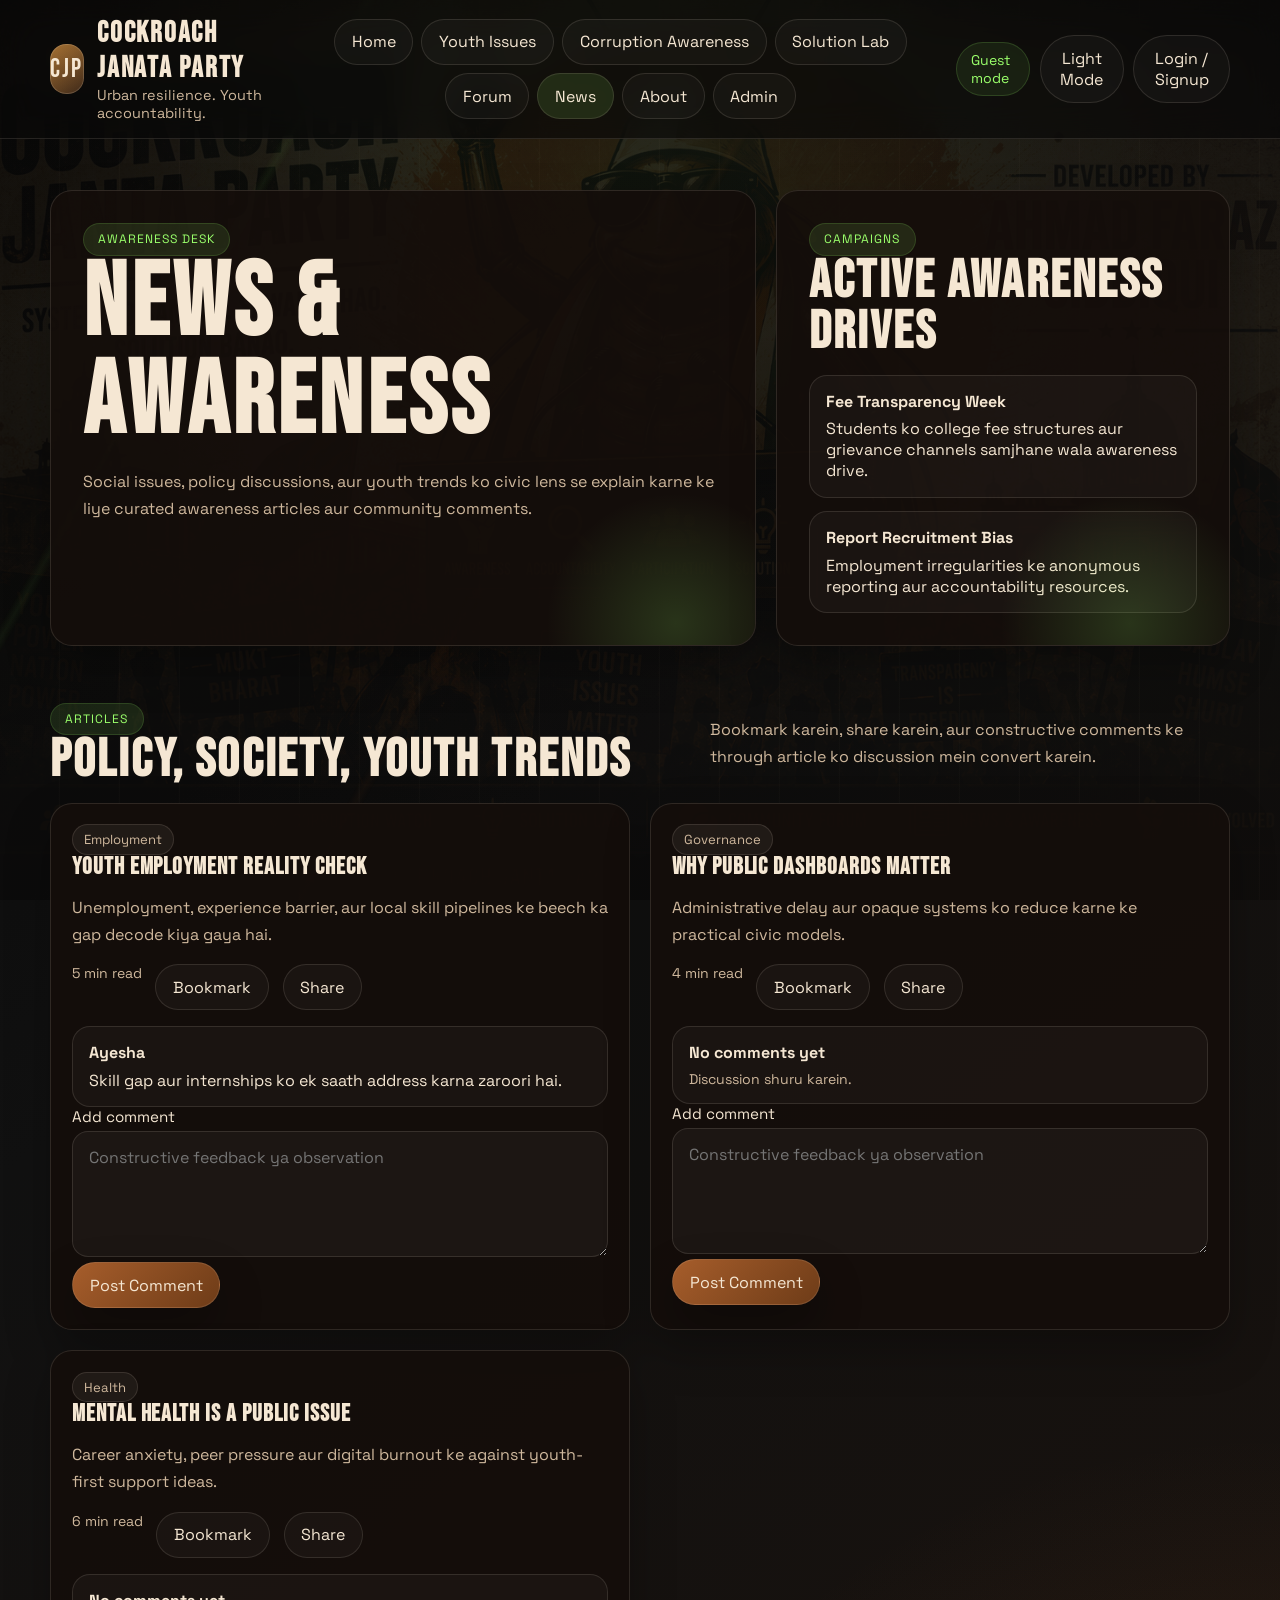
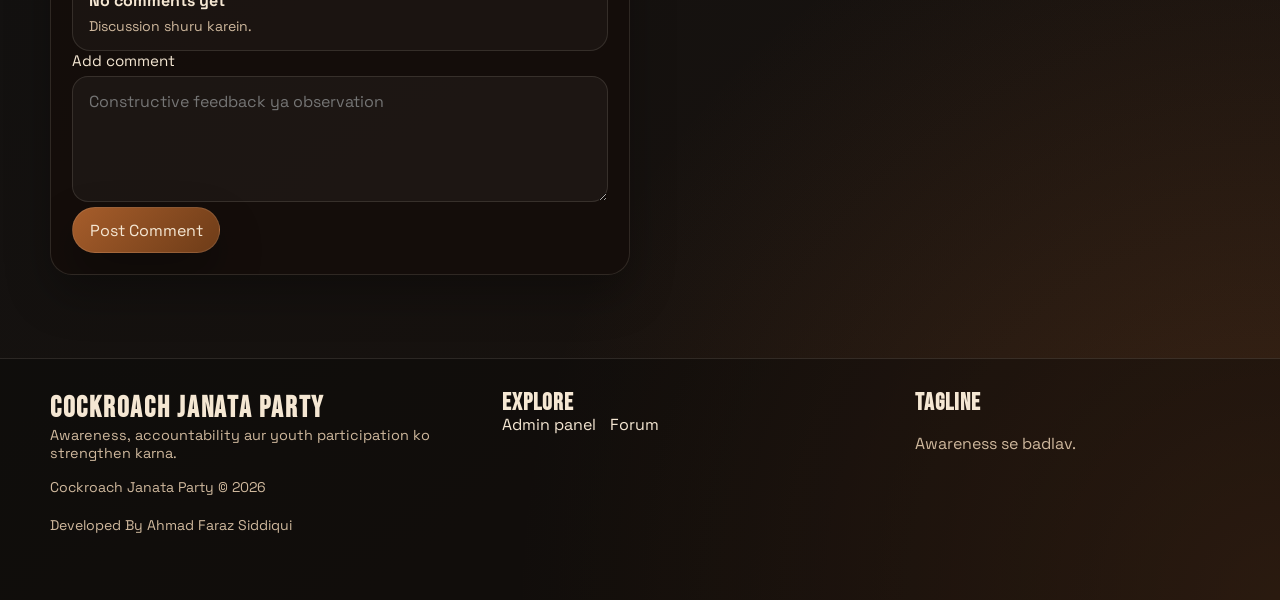
<file: news.html>
<!DOCTYPE html>
<html lang="en">
  <head>
    <meta charset="UTF-8" />
    <meta name="viewport" content="width=device-width, initial-scale=1.0" />
    <title>News & Awareness | Cockroach Janata Party</title>
    <meta name="description" content="Awareness articles on social issues, policy discussions, and youth trends with comments, bookmarking, and sharing." />
    <link rel="preconnect" href="https://fonts.googleapis.com" />
    <link rel="preconnect" href="https://fonts.gstatic.com" crossorigin />
    <link href="https://fonts.googleapis.com/css2?family=Bebas+Neue&family=Space+Grotesk:wght@400;500;700&display=swap" rel="stylesheet" />
    <link rel="stylesheet" href="styles.css" />
  </head>
  <body>
    <header class="site-header">
      <div class="container header-inner">
        <a class="brand" href="index.html">
          <div class="brand-badge">CJP</div>
          <div class="brand-copy">
            <strong>Cockroach Janata Party</strong>
            <span>Urban resilience. Youth accountability.</span>
          </div>
        </a>
        <div class="nav-wrap">
          <button class="menu-toggle" type="button" data-menu-toggle>Menu</button>
          <nav class="site-nav" data-site-nav>
            <a href="index.html">Home</a>
            <a href="youth-issues.html">Youth Issues</a>
            <a href="corruption-awareness.html">Corruption Awareness</a>
            <a href="solution-lab.html">Solution Lab</a>
            <a href="forum.html">Forum</a>
            <a class="active" href="news.html">News</a>
            <a href="about.html">About</a>
            <a href="admin.html">Admin</a>
          </nav>
        </div>
        <div class="header-actions">
          <span class="status-pill" data-user-state>Guest mode</span>
          <button class="theme-toggle" type="button" data-theme-toggle><span data-theme-label>Light Mode</span></button>
          <button class="auth-btn" type="button" data-open-auth data-auth-btn>Login / Signup</button>
        </div>
      </div>
    </header>

    <main>
      <div class="container">
        <section class="hero-grid">
          <div class="hero-panel">
            <span class="eyebrow">Awareness Desk</span>
            <h1>News & Awareness</h1>
            <p>Social issues, policy discussions, aur youth trends ko civic lens se explain karne ke liye curated awareness articles aur community comments.</p>
          </div>
          <div class="hero-panel">
            <span class="eyebrow">Campaigns</span>
            <h2>Active Awareness Drives</h2>
            <div class="campaign-list" data-campaign-list></div>
          </div>
        </section>

        <section>
          <div class="section-head">
            <div>
              <span class="eyebrow">Articles</span>
              <h2>Policy, Society, Youth Trends</h2>
            </div>
            <p>Bookmark karein, share karein, aur constructive comments ke through article ko discussion mein convert karein.</p>
          </div>
          <div class="article-grid" data-article-feed></div>
          <div class="notice hidden" data-notice></div>
        </section>
      </div>
    </main>

    <footer class="footer">
      <div class="container footer-grid">
        <div>
          <div class="brand-copy">
            <strong>Cockroach Janata Party</strong>
            <span>Awareness, accountability aur youth participation ko strengthen karna.</span>
          </div>
          <p class="tiny">Cockroach Janata Party © 2026</p>
          <p class="tiny">Developed By Ahmad Faraz Siddiqui</p>
        </div>
        <div>
          <h3>Explore</h3>
          <div class="footer-links">
            <a href="admin.html">Admin panel</a>
            <a href="forum.html">Forum</a>
          </div>
        </div>
        <div>
          <h3>Tagline</h3>
          <p>Awareness se badlav.</p>
        </div>
      </div>
    </footer>

    <div class="modal" data-auth-modal>
      <div class="modal-card">
        <div class="modal-head">
          <div><span class="eyebrow">Join CJP</span><h3>Login / Signup</h3></div>
          <button class="close-btn" type="button" data-close-modal>×</button>
        </div>
        <form data-auth-form>
          <label><span>Name</span><input type="text" name="name" required /></label>
          <label><span>Email</span><input type="email" name="email" required /></label>
          <button class="primary-btn" type="submit">Continue</button>
        </form>
      </div>
    </div>

    <div class="modal" data-report-modal>
      <div class="modal-card">
        <div class="modal-head">
          <div><span class="eyebrow">Report</span><h3>Report an Issue</h3></div>
          <button class="close-btn" type="button" data-close-modal>×</button>
        </div>
        <form data-report-form>
          <label><span>Issue title</span><input type="text" name="title" required /></label>
          <label><span>Area</span><select name="area"><option>Education</option><option>Employment</option><option>Mental Health</option><option>Governance</option></select></label>
          <label><span>Detail</span><textarea name="detail" required></textarea></label>
          <button class="primary-btn" type="submit">Submit Report</button>
        </form>
      </div>
    </div>

    <script src="script.js"></script>
  </body>
</html>
</file>
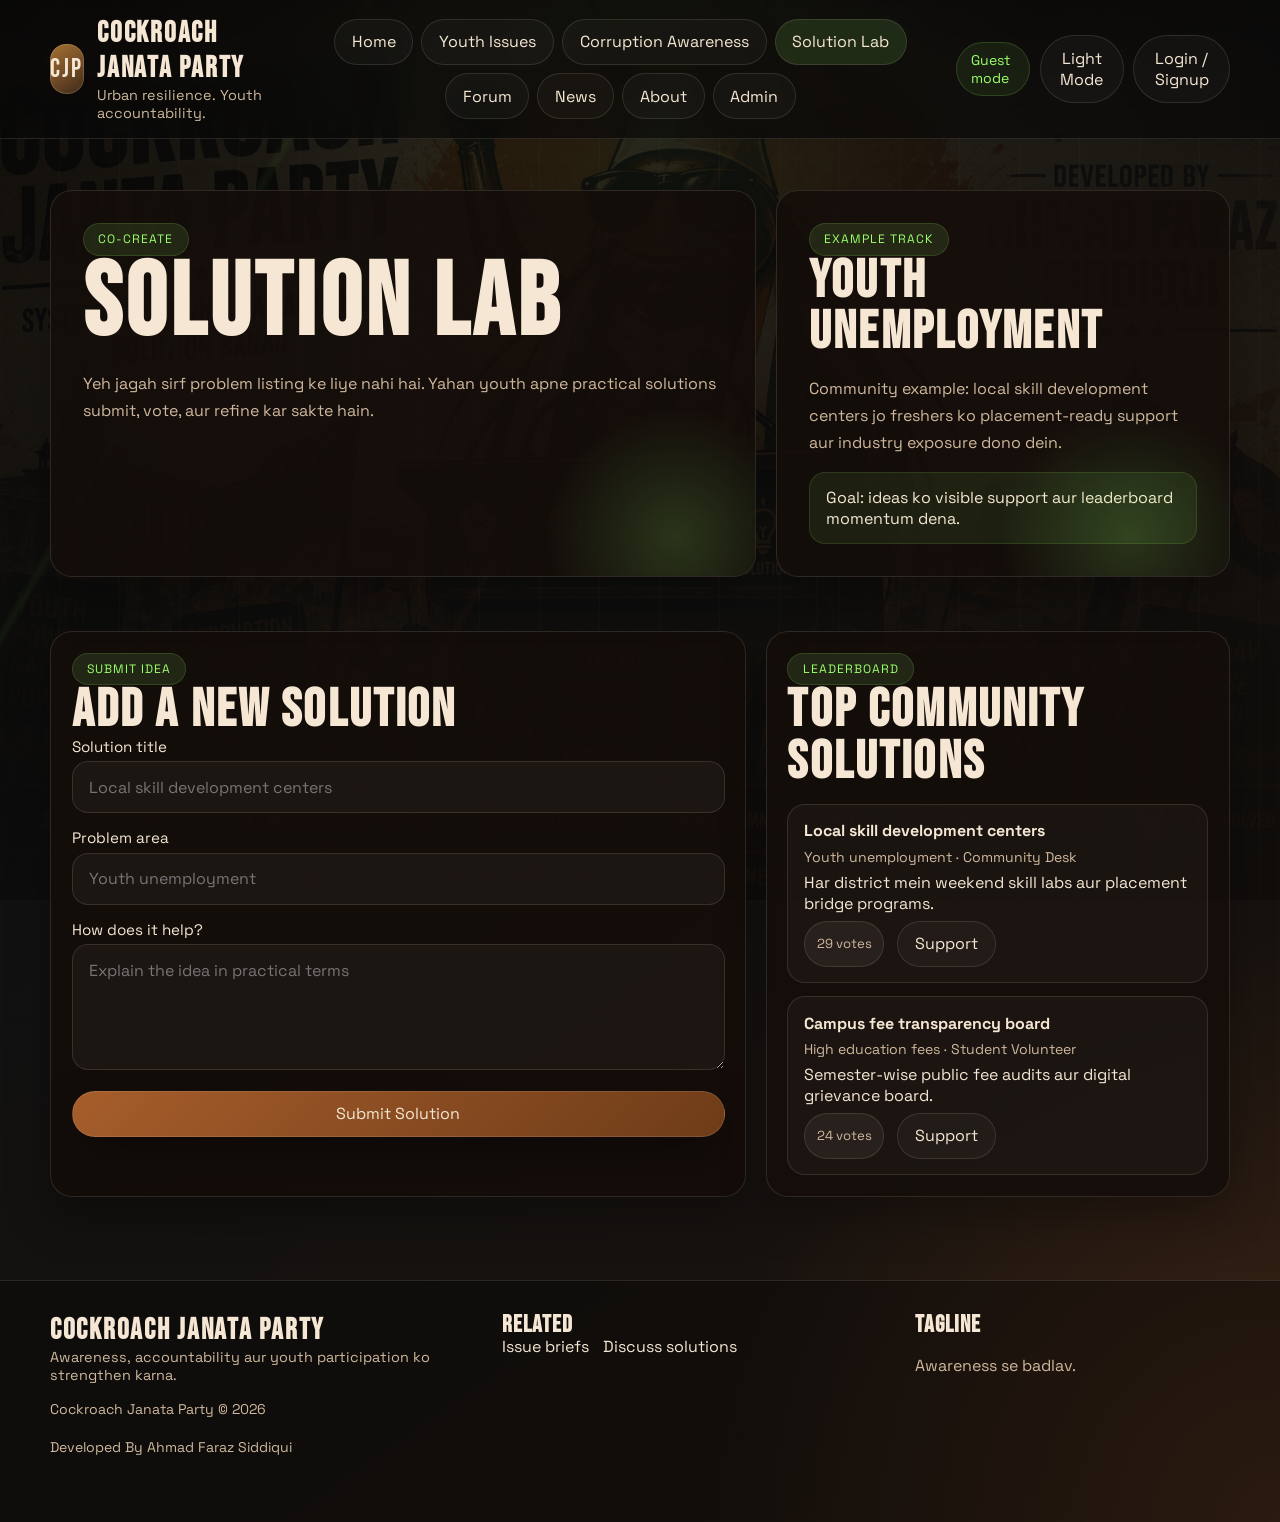
<file: solution-lab.html>
<!DOCTYPE html>
<html lang="en">
  <head>
    <meta charset="UTF-8" />
    <meta name="viewport" content="width=device-width, initial-scale=1.0" />
    <title>Solution Lab | Cockroach Janata Party</title>
    <meta name="description" content="Submit ideas, vote on community proposals, and build a youth-led solutions leaderboard." />
    <link rel="preconnect" href="https://fonts.googleapis.com" />
    <link rel="preconnect" href="https://fonts.gstatic.com" crossorigin />
    <link href="https://fonts.googleapis.com/css2?family=Bebas+Neue&family=Space+Grotesk:wght@400;500;700&display=swap" rel="stylesheet" />
    <link rel="stylesheet" href="styles.css" />
  </head>
  <body>
    <header class="site-header">
      <div class="container header-inner">
        <a class="brand" href="index.html">
          <div class="brand-badge">CJP</div>
          <div class="brand-copy">
            <strong>Cockroach Janata Party</strong>
            <span>Urban resilience. Youth accountability.</span>
          </div>
        </a>
        <div class="nav-wrap">
          <button class="menu-toggle" type="button" data-menu-toggle>Menu</button>
          <nav class="site-nav" data-site-nav>
            <a href="index.html">Home</a>
            <a href="youth-issues.html">Youth Issues</a>
            <a href="corruption-awareness.html">Corruption Awareness</a>
            <a class="active" href="solution-lab.html">Solution Lab</a>
            <a href="forum.html">Forum</a>
            <a href="news.html">News</a>
            <a href="about.html">About</a>
            <a href="admin.html">Admin</a>
          </nav>
        </div>
        <div class="header-actions">
          <span class="status-pill" data-user-state>Guest mode</span>
          <button class="theme-toggle" type="button" data-theme-toggle><span data-theme-label>Light Mode</span></button>
          <button class="auth-btn" type="button" data-open-auth data-auth-btn>Login / Signup</button>
        </div>
      </div>
    </header>

    <main>
      <div class="container">
        <section class="hero-grid">
          <div class="hero-panel">
            <span class="eyebrow">Co-Create</span>
            <h1>Solution Lab</h1>
            <p>Yeh jagah sirf problem listing ke liye nahi hai. Yahan youth apne practical solutions submit, vote, aur refine kar sakte hain.</p>
          </div>
          <div class="hero-panel">
            <span class="eyebrow">Example Track</span>
            <h2>Youth Unemployment</h2>
            <p>Community example: local skill development centers jo freshers ko placement-ready support aur industry exposure dono dein.</p>
            <div class="notice">Goal: ideas ko visible support aur leaderboard momentum dena.</div>
          </div>
        </section>

        <section class="split-banner">
          <div class="leaderboard-card form-card">
            <span class="eyebrow">Submit Idea</span>
            <h2>Add A New Solution</h2>
            <form data-idea-form>
              <label>
                <span>Solution title</span>
                <input type="text" name="title" placeholder="Local skill development centers" required />
              </label>
              <label>
                <span>Problem area</span>
                <input type="text" name="problem" placeholder="Youth unemployment" required />
              </label>
              <label>
                <span>How does it help?</span>
                <textarea name="detail" placeholder="Explain the idea in practical terms" required></textarea>
              </label>
              <button class="primary-btn" type="submit">Submit Solution</button>
            </form>
            <div class="notice hidden" data-notice></div>
          </div>
          <div class="leaderboard-card">
            <span class="eyebrow">Leaderboard</span>
            <h2>Top Community Solutions</h2>
            <div class="feed-list" data-idea-list></div>
          </div>
        </section>
      </div>
    </main>

    <footer class="footer">
      <div class="container footer-grid">
        <div>
          <div class="brand-copy">
            <strong>Cockroach Janata Party</strong>
            <span>Awareness, accountability aur youth participation ko strengthen karna.</span>
          </div>
          <p class="tiny">Cockroach Janata Party © 2026</p>
          <p class="tiny">Developed By Ahmad Faraz Siddiqui</p>
        </div>
        <div>
          <h3>Related</h3>
          <div class="footer-links">
            <a href="youth-issues.html">Issue briefs</a>
            <a href="forum.html">Discuss solutions</a>
          </div>
        </div>
        <div>
          <h3>Tagline</h3>
          <p>Awareness se badlav.</p>
        </div>
      </div>
    </footer>

    <div class="modal" data-auth-modal>
      <div class="modal-card">
        <div class="modal-head">
          <div><span class="eyebrow">Join CJP</span><h3>Login / Signup</h3></div>
          <button class="close-btn" type="button" data-close-modal>×</button>
        </div>
        <form data-auth-form>
          <label><span>Name</span><input type="text" name="name" required /></label>
          <label><span>Email</span><input type="email" name="email" required /></label>
          <button class="primary-btn" type="submit">Continue</button>
        </form>
      </div>
    </div>

    <div class="modal" data-report-modal>
      <div class="modal-card">
        <div class="modal-head">
          <div><span class="eyebrow">Report</span><h3>Report an Issue</h3></div>
          <button class="close-btn" type="button" data-close-modal>×</button>
        </div>
        <form data-report-form>
          <label><span>Issue title</span><input type="text" name="title" required /></label>
          <label><span>Area</span><select name="area"><option>Education</option><option>Employment</option><option>Mental Health</option><option>Governance</option></select></label>
          <label><span>Detail</span><textarea name="detail" required></textarea></label>
          <button class="primary-btn" type="submit">Submit Report</button>
        </form>
      </div>
    </div>

    <script src="script.js"></script>
  </body>
</html>
</file>
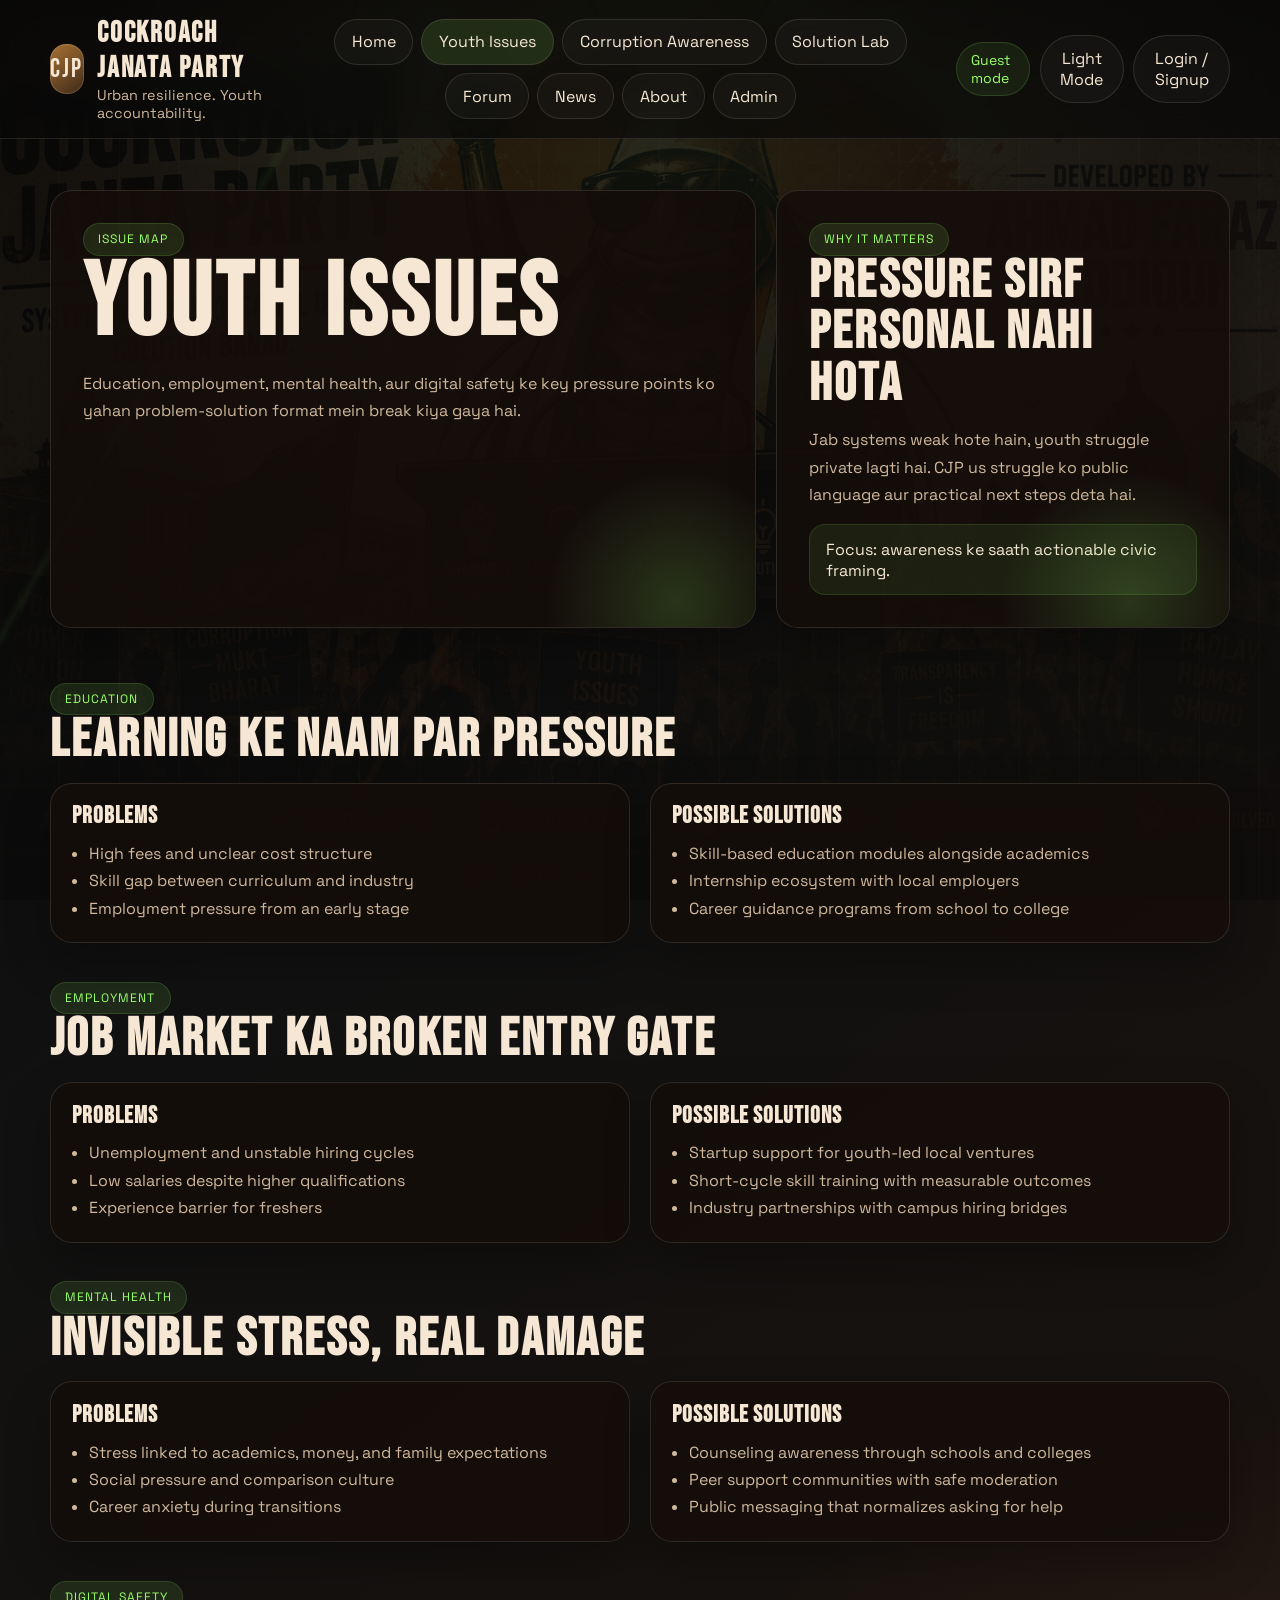
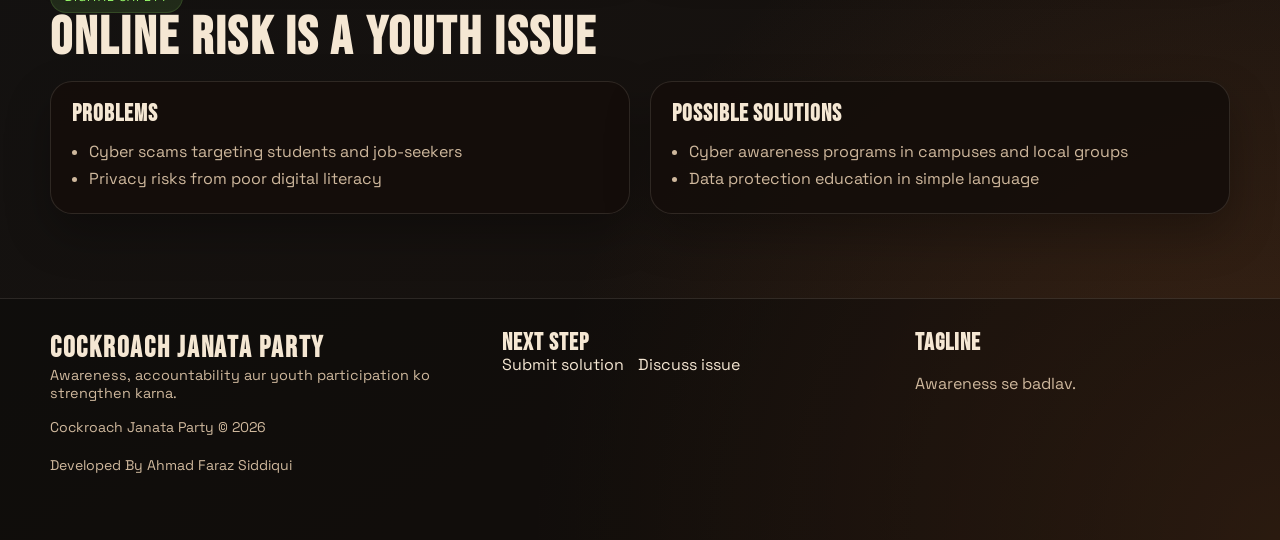
<file: youth-issues.html>
<!DOCTYPE html>
<html lang="en">
  <head>
    <meta charset="UTF-8" />
    <meta name="viewport" content="width=device-width, initial-scale=1.0" />
    <title>Youth Issues | Cockroach Janata Party</title>
    <meta name="description" content="Explore education, employment, mental health, and digital safety issues with practical youth-focused solutions." />
    <link rel="preconnect" href="https://fonts.googleapis.com" />
    <link rel="preconnect" href="https://fonts.gstatic.com" crossorigin />
    <link href="https://fonts.googleapis.com/css2?family=Bebas+Neue&family=Space+Grotesk:wght@400;500;700&display=swap" rel="stylesheet" />
    <link rel="stylesheet" href="styles.css" />
  </head>
  <body>
    <header class="site-header">
      <div class="container header-inner">
        <a class="brand" href="index.html">
          <div class="brand-badge">CJP</div>
          <div class="brand-copy">
            <strong>Cockroach Janata Party</strong>
            <span>Urban resilience. Youth accountability.</span>
          </div>
        </a>
        <div class="nav-wrap">
          <button class="menu-toggle" type="button" data-menu-toggle>Menu</button>
          <nav class="site-nav" data-site-nav>
            <a href="index.html">Home</a>
            <a class="active" href="youth-issues.html">Youth Issues</a>
            <a href="corruption-awareness.html">Corruption Awareness</a>
            <a href="solution-lab.html">Solution Lab</a>
            <a href="forum.html">Forum</a>
            <a href="news.html">News</a>
            <a href="about.html">About</a>
            <a href="admin.html">Admin</a>
          </nav>
        </div>
        <div class="header-actions">
          <span class="status-pill" data-user-state>Guest mode</span>
          <button class="theme-toggle" type="button" data-theme-toggle><span data-theme-label>Light Mode</span></button>
          <button class="auth-btn" type="button" data-open-auth data-auth-btn>Login / Signup</button>
        </div>
      </div>
    </header>

    <main>
      <div class="container">
        <section class="hero-grid">
          <div class="hero-panel">
            <span class="eyebrow">Issue Map</span>
            <h1>Youth Issues</h1>
            <p>Education, employment, mental health, aur digital safety ke key pressure points ko yahan problem-solution format mein break kiya gaya hai.</p>
          </div>
          <div class="hero-panel">
            <span class="eyebrow">Why It Matters</span>
            <h2>Pressure sirf personal nahi hota</h2>
            <p>Jab systems weak hote hain, youth struggle private lagti hai. CJP us struggle ko public language aur practical next steps deta hai.</p>
            <div class="notice">Focus: awareness ke saath actionable civic framing.</div>
          </div>
        </section>

        <section>
          <div class="section-head">
            <div>
              <span class="eyebrow">Education</span>
              <h2>Learning Ke Naam Par Pressure</h2>
            </div>
          </div>
          <div class="cards-grid two-up">
            <article class="issue-card">
              <h3>Problems</h3>
              <ul>
                <li>High fees and unclear cost structure</li>
                <li>Skill gap between curriculum and industry</li>
                <li>Employment pressure from an early stage</li>
              </ul>
            </article>
            <article class="issue-card">
              <h3>Possible Solutions</h3>
              <ul>
                <li>Skill-based education modules alongside academics</li>
                <li>Internship ecosystem with local employers</li>
                <li>Career guidance programs from school to college</li>
              </ul>
            </article>
          </div>
        </section>

        <section>
          <div class="section-head">
            <div>
              <span class="eyebrow">Employment</span>
              <h2>Job Market Ka Broken Entry Gate</h2>
            </div>
          </div>
          <div class="cards-grid two-up">
            <article class="issue-card">
              <h3>Problems</h3>
              <ul>
                <li>Unemployment and unstable hiring cycles</li>
                <li>Low salaries despite higher qualifications</li>
                <li>Experience barrier for freshers</li>
              </ul>
            </article>
            <article class="issue-card">
              <h3>Possible Solutions</h3>
              <ul>
                <li>Startup support for youth-led local ventures</li>
                <li>Short-cycle skill training with measurable outcomes</li>
                <li>Industry partnerships with campus hiring bridges</li>
              </ul>
            </article>
          </div>
        </section>

        <section>
          <div class="section-head">
            <div>
              <span class="eyebrow">Mental Health</span>
              <h2>Invisible Stress, Real Damage</h2>
            </div>
          </div>
          <div class="cards-grid two-up">
            <article class="issue-card">
              <h3>Problems</h3>
              <ul>
                <li>Stress linked to academics, money, and family expectations</li>
                <li>Social pressure and comparison culture</li>
                <li>Career anxiety during transitions</li>
              </ul>
            </article>
            <article class="issue-card">
              <h3>Possible Solutions</h3>
              <ul>
                <li>Counseling awareness through schools and colleges</li>
                <li>Peer support communities with safe moderation</li>
                <li>Public messaging that normalizes asking for help</li>
              </ul>
            </article>
          </div>
        </section>

        <section>
          <div class="section-head">
            <div>
              <span class="eyebrow">Digital Safety</span>
              <h2>Online Risk Is A Youth Issue</h2>
            </div>
          </div>
          <div class="cards-grid two-up">
            <article class="issue-card">
              <h3>Problems</h3>
              <ul>
                <li>Cyber scams targeting students and job-seekers</li>
                <li>Privacy risks from poor digital literacy</li>
              </ul>
            </article>
            <article class="issue-card">
              <h3>Possible Solutions</h3>
              <ul>
                <li>Cyber awareness programs in campuses and local groups</li>
                <li>Data protection education in simple language</li>
              </ul>
            </article>
          </div>
        </section>
      </div>
    </main>

    <footer class="footer">
      <div class="container footer-grid">
        <div>
          <div class="brand-copy">
            <strong>Cockroach Janata Party</strong>
            <span>Awareness, accountability aur youth participation ko strengthen karna.</span>
          </div>
          <p class="tiny">Cockroach Janata Party © 2026</p>
          <p class="tiny">Developed By Ahmad Faraz Siddiqui</p>
        </div>
        <div>
          <h3>Next Step</h3>
          <div class="footer-links">
            <a href="solution-lab.html">Submit solution</a>
            <a href="forum.html">Discuss issue</a>
          </div>
        </div>
        <div>
          <h3>Tagline</h3>
          <p>Awareness se badlav.</p>
        </div>
      </div>
    </footer>

    <div class="modal" data-auth-modal>
      <div class="modal-card">
        <div class="modal-head">
          <div>
            <span class="eyebrow">Join CJP</span>
            <h3>Login / Signup</h3>
          </div>
          <button class="close-btn" type="button" data-close-modal>×</button>
        </div>
        <form data-auth-form>
          <label><span>Name</span><input type="text" name="name" required /></label>
          <label><span>Email</span><input type="email" name="email" required /></label>
          <button class="primary-btn" type="submit">Continue</button>
        </form>
      </div>
    </div>

    <div class="modal" data-report-modal>
      <div class="modal-card">
        <div class="modal-head">
          <div>
            <span class="eyebrow">Report</span>
            <h3>Report an Issue</h3>
          </div>
          <button class="close-btn" type="button" data-close-modal>×</button>
        </div>
        <form data-report-form>
          <label><span>Issue title</span><input type="text" name="title" required /></label>
          <label><span>Area</span><select name="area"><option>Education</option><option>Employment</option><option>Mental Health</option><option>Governance</option></select></label>
          <label><span>Detail</span><textarea name="detail" required></textarea></label>
          <button class="primary-btn" type="submit">Submit Report</button>
        </form>
      </div>
    </div>

    <script src="script.js"></script>
  </body>
</html>
</file>
<file: styles.css>
:root {
  --bg: #111111;
  --surface: rgba(20, 14, 11, 0.9);
  --surface-strong: #1d140f;
  --card: rgba(34, 23, 17, 0.9);
  --text: #f5e7d3;
  --muted: #cfb89d;
  --border: rgba(245, 231, 211, 0.12);
  --primary: #a65d2b;
  --primary-dark: #6e3c18;
  --accent: #9aff6b;
  --shadow: 0 20px 45px rgba(0, 0, 0, 0.28);
  --max-width: 1180px;
  --radius: 22px;
}

body.light-mode {
  --bg: #f5e7d3;
  --surface: rgba(255, 250, 242, 0.92);
  --surface-strong: #fff7eb;
  --card: rgba(255, 248, 237, 0.95);
  --text: #20150d;
  --muted: #6d5847;
  --border: rgba(32, 21, 13, 0.1);
  --primary: #8c4416;
  --primary-dark: #6b2f0b;
  --accent: #4ea22a;
  --shadow: 0 20px 40px rgba(46, 28, 18, 0.12);
}

* {
  box-sizing: border-box;
}

html {
  scroll-behavior: smooth;
}

body {
  margin: 0;
  min-height: 100vh;
  font-family: "Space Grotesk", "Segoe UI", sans-serif;
  color: var(--text);
  background:
    radial-gradient(circle at top, rgba(154, 255, 107, 0.08), transparent 24%),
    radial-gradient(circle at bottom right, rgba(166, 93, 43, 0.26), transparent 30%),
    linear-gradient(145deg, #080808 0%, #111111 38%, #1a120d 100%);
  transition: background 220ms ease, color 220ms ease;
  position: relative;
  overflow-x: hidden;
}

body.light-mode {
  background:
    radial-gradient(circle at top, rgba(78, 162, 42, 0.12), transparent 28%),
    radial-gradient(circle at bottom right, rgba(166, 93, 43, 0.14), transparent 32%),
    linear-gradient(145deg, #fbf2e3 0%, #f5e7d3 48%, #e6d4bf 100%);
}

body::before,
body::after {
  content: "";
  position: fixed;
  inset: 0;
  pointer-events: none;
  z-index: -2;
}

body::before {
  background:
    linear-gradient(120deg, transparent 0 20%, rgba(154, 255, 107, 0.08) 20.5%, transparent 21% 45%, rgba(166, 93, 43, 0.08) 45.5%, transparent 46% 100%),
    repeating-linear-gradient(90deg, transparent 0 58px, rgba(245, 231, 211, 0.03) 59px 60px);
  animation: crawl 18s linear infinite;
  opacity: 0.65;
}

body::after {
  background-image:
    linear-gradient(180deg, rgba(7, 6, 5, 0.7), rgba(7, 6, 5, 0.5) 36%, rgba(7, 6, 5, 0.8) 100%),
    linear-gradient(90deg, rgba(17, 17, 17, 0.6), rgba(17, 17, 17, 0.14) 38%, rgba(17, 17, 17, 0.54) 100%),
    url("assets/cjp-human-cockroach-bg.png");
  background-repeat: no-repeat, no-repeat, no-repeat;
  background-size: cover, cover, cover;
  background-position: center center, center center, center top;
  opacity: 0.34;
  z-index: -3;
}

body.light-mode::after {
  background-image:
    linear-gradient(180deg, rgba(245, 231, 211, 0.5), rgba(245, 231, 211, 0.24) 36%, rgba(245, 231, 211, 0.58) 100%),
    linear-gradient(90deg, rgba(245, 231, 211, 0.56), rgba(245, 231, 211, 0.1) 38%, rgba(245, 231, 211, 0.42) 100%),
    url("assets/cjp-human-cockroach-bg.png");
  opacity: 0.2;
}

@keyframes crawl {
  from {
    transform: translate3d(-2%, -2%, 0);
  }
  to {
    transform: translate3d(2%, 2%, 0);
  }
}

a {
  color: inherit;
  text-decoration: none;
}

img {
  max-width: 100%;
  display: block;
}

button,
input,
textarea,
select {
  font: inherit;
}

button {
  cursor: pointer;
}

.container {
  width: min(var(--max-width), calc(100% - 2rem));
  margin: 0 auto;
}

.site-header {
  position: sticky;
  top: 0;
  z-index: 20;
  backdrop-filter: blur(18px);
  background: rgba(8, 8, 8, 0.64);
  border-bottom: 1px solid var(--border);
}

body.light-mode .site-header {
  background: rgba(255, 248, 237, 0.76);
}

.header-inner {
  display: flex;
  align-items: center;
  justify-content: space-between;
  gap: 1rem;
  padding: 1rem 0;
}

.brand {
  display: inline-flex;
  align-items: center;
  gap: 0.85rem;
}

.brand-badge {
  width: 50px;
  height: 50px;
  border-radius: 16px;
  background:
    linear-gradient(145deg, rgba(154, 255, 107, 0.12), rgba(154, 255, 107, 0.02)),
    linear-gradient(145deg, var(--primary), #3b2417);
  display: grid;
  place-items: center;
  box-shadow: inset 0 0 0 1px rgba(245, 231, 211, 0.18);
  font-family: "Bebas Neue", Impact, sans-serif;
  font-size: 1.65rem;
  letter-spacing: 0.08em;
}

.brand-copy strong {
  display: block;
  font-family: "Bebas Neue", Impact, sans-serif;
  font-size: 1.8rem;
  letter-spacing: 0.06em;
}

.brand-copy span {
  display: block;
  color: var(--muted);
  font-size: 0.9rem;
}

.nav-wrap {
  display: flex;
  align-items: center;
  gap: 0.8rem;
}

.site-nav {
  display: flex;
  align-items: center;
  gap: 0.5rem;
  flex-wrap: wrap;
  justify-content: center;
}

.site-nav a,
.ghost-btn,
.theme-toggle,
.auth-btn,
.menu-toggle,
.primary-btn,
.secondary-btn,
.pill-btn,
.icon-btn {
  border-radius: 999px;
  border: 1px solid var(--border);
  background: rgba(255, 255, 255, 0.03);
  color: var(--text);
  padding: 0.72rem 1.05rem;
  transition: transform 180ms ease, background 180ms ease, border-color 180ms ease;
}

.site-nav a:hover,
.ghost-btn:hover,
.theme-toggle:hover,
.auth-btn:hover,
.menu-toggle:hover,
.primary-btn:hover,
.secondary-btn:hover,
.pill-btn:hover,
.icon-btn:hover {
  transform: translateY(-1px);
  border-color: rgba(154, 255, 107, 0.32);
}

.site-nav a.active,
.site-nav a:hover {
  background: rgba(154, 255, 107, 0.12);
}

.primary-btn {
  background: linear-gradient(135deg, var(--primary), var(--primary-dark));
  box-shadow: var(--shadow);
}

.secondary-btn {
  background: rgba(154, 255, 107, 0.09);
}

.icon-btn {
  display: inline-flex;
  align-items: center;
  gap: 0.45rem;
}

.menu-toggle {
  display: none;
}

.header-actions {
  display: flex;
  align-items: center;
  gap: 0.6rem;
}

.status-pill {
  display: inline-flex;
  align-items: center;
  gap: 0.45rem;
  padding: 0.5rem 0.85rem;
  border-radius: 999px;
  border: 1px solid rgba(154, 255, 107, 0.16);
  background: rgba(154, 255, 107, 0.08);
  color: var(--accent);
  font-size: 0.88rem;
}

.page-hero,
.hero-panel,
.glass-card,
.stat-card,
.issue-card,
.story-card,
.poll-card,
.voice-card,
.timeline-card,
.forum-card,
.table-card,
.about-card,
.cta-band,
.admin-card,
.article-card,
.leaderboard-card {
  background: var(--surface);
  border: 1px solid var(--border);
  border-radius: var(--radius);
  box-shadow: var(--shadow);
}

.page-hero,
.hero-grid,
.section-grid,
.cards-grid,
.metrics-grid,
.forum-layout,
.admin-grid,
.article-grid {
  display: grid;
  gap: 1.25rem;
}

main {
  padding-bottom: 4rem;
}

.hero-grid {
  grid-template-columns: minmax(0, 1.4fr) minmax(320px, 0.9fr);
  padding: 3.2rem 0 2.2rem;
  align-items: stretch;
}

.hero-panel {
  padding: 2rem;
  position: relative;
  overflow: hidden;
}

.hero-panel::before {
  content: "";
  position: absolute;
  inset: auto -8% -25% auto;
  width: 270px;
  height: 270px;
  border-radius: 50%;
  background: radial-gradient(circle, rgba(154, 255, 107, 0.16), transparent 68%);
}

.eyebrow {
  display: inline-flex;
  align-items: center;
  gap: 0.5rem;
  padding: 0.45rem 0.9rem;
  border-radius: 999px;
  background: rgba(154, 255, 107, 0.11);
  border: 1px solid rgba(154, 255, 107, 0.14);
  color: var(--accent);
  text-transform: uppercase;
  letter-spacing: 0.08em;
  font-size: 0.76rem;
}

h1,
h2,
h3,
.display {
  margin: 0;
  font-family: "Bebas Neue", Impact, sans-serif;
  letter-spacing: 0.04em;
  line-height: 0.96;
}

h1,
.display {
  font-size: clamp(3.2rem, 8vw, 6.5rem);
}

h2 {
  font-size: clamp(2rem, 4.2vw, 3.4rem);
}

h3 {
  font-size: 1.5rem;
}

p {
  color: var(--muted);
  line-height: 1.7;
}

.hero-copy p {
  max-width: 60ch;
  font-size: 1.06rem;
}

.hero-actions,
.pill-list,
.card-actions,
.footer-links,
.stack,
.inline-form,
.topic-tags,
.meta-row {
  display: flex;
  flex-wrap: wrap;
  gap: 0.85rem;
}

.metrics-grid {
  grid-template-columns: repeat(3, minmax(0, 1fr));
}

.stat-card,
.issue-card,
.story-card,
.poll-card,
.voice-card,
.timeline-card,
.forum-card,
.table-card,
.about-card,
.admin-card,
.article-card,
.leaderboard-card {
  padding: 1.3rem;
}

.stat-card strong,
.metric-value {
  display: block;
  font-family: "Bebas Neue", Impact, sans-serif;
  font-size: 2.2rem;
  color: var(--text);
}

.section-head {
  display: flex;
  align-items: end;
  justify-content: space-between;
  gap: 1rem;
  margin-bottom: 1rem;
}

.section-head p {
  max-width: 52ch;
}

section {
  padding: 1.2rem 0;
}

.cards-grid {
  grid-template-columns: repeat(3, minmax(0, 1fr));
}

.cards-grid.two-up {
  grid-template-columns: repeat(2, minmax(0, 1fr));
}

.cards-grid.four-up {
  grid-template-columns: repeat(4, minmax(0, 1fr));
}

.issue-card,
.story-card,
.voice-card,
.article-card {
  position: relative;
  overflow: hidden;
}

.issue-card::after,
.story-card::after,
.voice-card::after,
.article-card::after {
  content: "";
  position: absolute;
  inset: 0;
  background: linear-gradient(135deg, rgba(154, 255, 107, 0.05), transparent 42%);
  opacity: 0;
  transition: opacity 180ms ease;
}

.issue-card:hover::after,
.story-card:hover::after,
.voice-card:hover::after,
.article-card:hover::after {
  opacity: 1;
}

.issue-card ul,
.story-card ul,
.timeline-card ul,
.forum-card ul,
.about-card ul,
.table-card ul {
  margin: 0.8rem 0 0;
  padding-left: 1.05rem;
  color: var(--muted);
  line-height: 1.7;
}

.tag {
  display: inline-flex;
  align-items: center;
  padding: 0.35rem 0.7rem;
  border-radius: 999px;
  background: rgba(245, 231, 211, 0.06);
  color: var(--muted);
  border: 1px solid var(--border);
  font-size: 0.82rem;
}

.accent {
  color: var(--accent);
}

.poll-options {
  display: grid;
  gap: 0.8rem;
  margin: 1.1rem 0;
}

.poll-option {
  display: flex;
  align-items: center;
  justify-content: space-between;
  gap: 1rem;
  padding: 0.85rem 1rem;
  border-radius: 18px;
  border: 1px solid var(--border);
  background: rgba(255, 255, 255, 0.03);
}

.poll-option button {
  padding: 0.55rem 0.95rem;
  border-radius: 999px;
  border: 1px solid var(--border);
  background: rgba(154, 255, 107, 0.08);
  color: var(--text);
}

.progress-bar {
  height: 8px;
  width: 100%;
  border-radius: 999px;
  background: rgba(245, 231, 211, 0.08);
  overflow: hidden;
}

.progress-bar span {
  display: block;
  height: 100%;
  width: 0;
  background: linear-gradient(90deg, var(--accent), var(--primary));
  transition: width 220ms ease;
}

.voice-card blockquote {
  margin: 0;
  font-size: 1.12rem;
  line-height: 1.65;
  color: var(--text);
}

.voice-card cite {
  display: block;
  margin-top: 1rem;
  color: var(--accent);
  font-style: normal;
}

.split-banner {
  display: grid;
  grid-template-columns: 1.2fr 0.8fr;
  gap: 1.2rem;
  align-items: stretch;
}

.info-list {
  display: grid;
  gap: 0.8rem;
}

.info-row {
  display: flex;
  gap: 0.9rem;
  align-items: start;
  padding: 0.9rem 1rem;
  border-radius: 18px;
  background: rgba(255, 255, 255, 0.03);
  border: 1px solid var(--border);
}

.info-row strong {
  min-width: 78px;
  color: var(--accent);
}

.form-card form,
.forum-card form,
.admin-card form,
.modal-card form {
  display: grid;
  gap: 0.95rem;
}

label span {
  display: block;
  margin-bottom: 0.35rem;
  color: var(--text);
  font-size: 0.95rem;
}

input,
textarea,
select {
  width: 100%;
  border-radius: 16px;
  border: 1px solid var(--border);
  background: rgba(255, 255, 255, 0.04);
  color: var(--text);
  padding: 0.9rem 1rem;
}

textarea {
  min-height: 126px;
  resize: vertical;
}

.leaderboard-item,
.list-row,
.comment-item,
.forum-post,
.article-item,
.campaign-item,
.bookmark-item {
  padding: 0.95rem 1rem;
  border-radius: 18px;
  border: 1px solid var(--border);
  background: rgba(255, 255, 255, 0.03);
}

.leaderboard-item,
.list-row,
.forum-post,
.article-item,
.campaign-item,
.bookmark-item,
.comment-item {
  display: grid;
  gap: 0.4rem;
}

.leaderboard-item strong,
.forum-post strong,
.article-item strong,
.campaign-item strong {
  color: var(--text);
}

.forum-layout {
  grid-template-columns: minmax(0, 0.82fr) minmax(300px, 1fr);
}

.article-grid {
  grid-template-columns: repeat(2, minmax(0, 1fr));
}

.admin-grid {
  grid-template-columns: repeat(2, minmax(0, 1fr));
}

.bookmark-rail,
.feed-list,
.comment-list,
.campaign-list {
  display: grid;
  gap: 0.85rem;
  margin-top: 1rem;
}

.modal {
  position: fixed;
  inset: 0;
  background: rgba(6, 6, 6, 0.78);
  display: none;
  align-items: center;
  justify-content: center;
  padding: 1rem;
  z-index: 40;
}

.modal.open {
  display: flex;
}

.modal-card {
  width: min(520px, 100%);
  padding: 1.4rem;
  border-radius: 26px;
  border: 1px solid var(--border);
  background: var(--surface-strong);
  box-shadow: var(--shadow);
}

.modal-head {
  display: flex;
  justify-content: space-between;
  gap: 1rem;
  align-items: center;
  margin-bottom: 1rem;
}

.close-btn {
  width: 42px;
  height: 42px;
  border-radius: 50%;
  border: 1px solid var(--border);
  background: rgba(255, 255, 255, 0.03);
  color: var(--text);
}

.footer {
  padding: 2rem 0 3rem;
  border-top: 1px solid var(--border);
  background: rgba(8, 8, 8, 0.35);
}

body.light-mode .footer {
  background: rgba(255, 248, 237, 0.6);
}

.footer-grid {
  display: grid;
  grid-template-columns: 1.1fr 1fr 0.8fr;
  gap: 1.2rem;
  align-items: start;
}

.tiny {
  font-size: 0.88rem;
  color: var(--muted);
}

.notice {
  margin-top: 1rem;
  padding: 0.85rem 1rem;
  border-radius: 16px;
  background: rgba(154, 255, 107, 0.08);
  border: 1px solid rgba(154, 255, 107, 0.12);
  color: var(--text);
}

.hidden {
  display: none !important;
}

@media (max-width: 980px) {
  .hero-grid,
  .split-banner,
  .forum-layout,
  .footer-grid,
  .admin-grid,
  .article-grid {
    grid-template-columns: 1fr;
  }

  .cards-grid,
  .cards-grid.two-up,
  .cards-grid.four-up,
  .metrics-grid {
    grid-template-columns: repeat(2, minmax(0, 1fr));
  }

  .header-inner {
    align-items: start;
  }

  .nav-wrap {
    flex-direction: column;
    align-items: end;
  }

  .site-nav {
    display: none;
    width: 100%;
    justify-content: start;
    background: var(--surface);
    border: 1px solid var(--border);
    border-radius: 20px;
    padding: 0.65rem;
  }

  .site-nav.open {
    display: flex;
  }

  .menu-toggle {
    display: inline-flex;
  }
}

@media (max-width: 640px) {
  body::after {
    background-position: center center, center center, 58% top;
    opacity: 0.28;
  }

  body.light-mode::after {
    opacity: 0.16;
  }

  .container {
    width: min(var(--max-width), calc(100% - 1.1rem));
  }

  .header-inner {
    flex-direction: column;
  }

  .header-actions {
    width: 100%;
    justify-content: space-between;
  }

  .cards-grid,
  .cards-grid.two-up,
  .cards-grid.four-up,
  .metrics-grid {
    grid-template-columns: 1fr;
  }

  .hero-panel,
  .stat-card,
  .issue-card,
  .story-card,
  .poll-card,
  .voice-card,
  .timeline-card,
  .forum-card,
  .table-card,
  .about-card,
  .admin-card,
  .article-card,
  .leaderboard-card {
    padding: 1.1rem;
  }

  h1,
  .display {
    font-size: clamp(2.8rem, 16vw, 4.4rem);
  }
}
</file>
